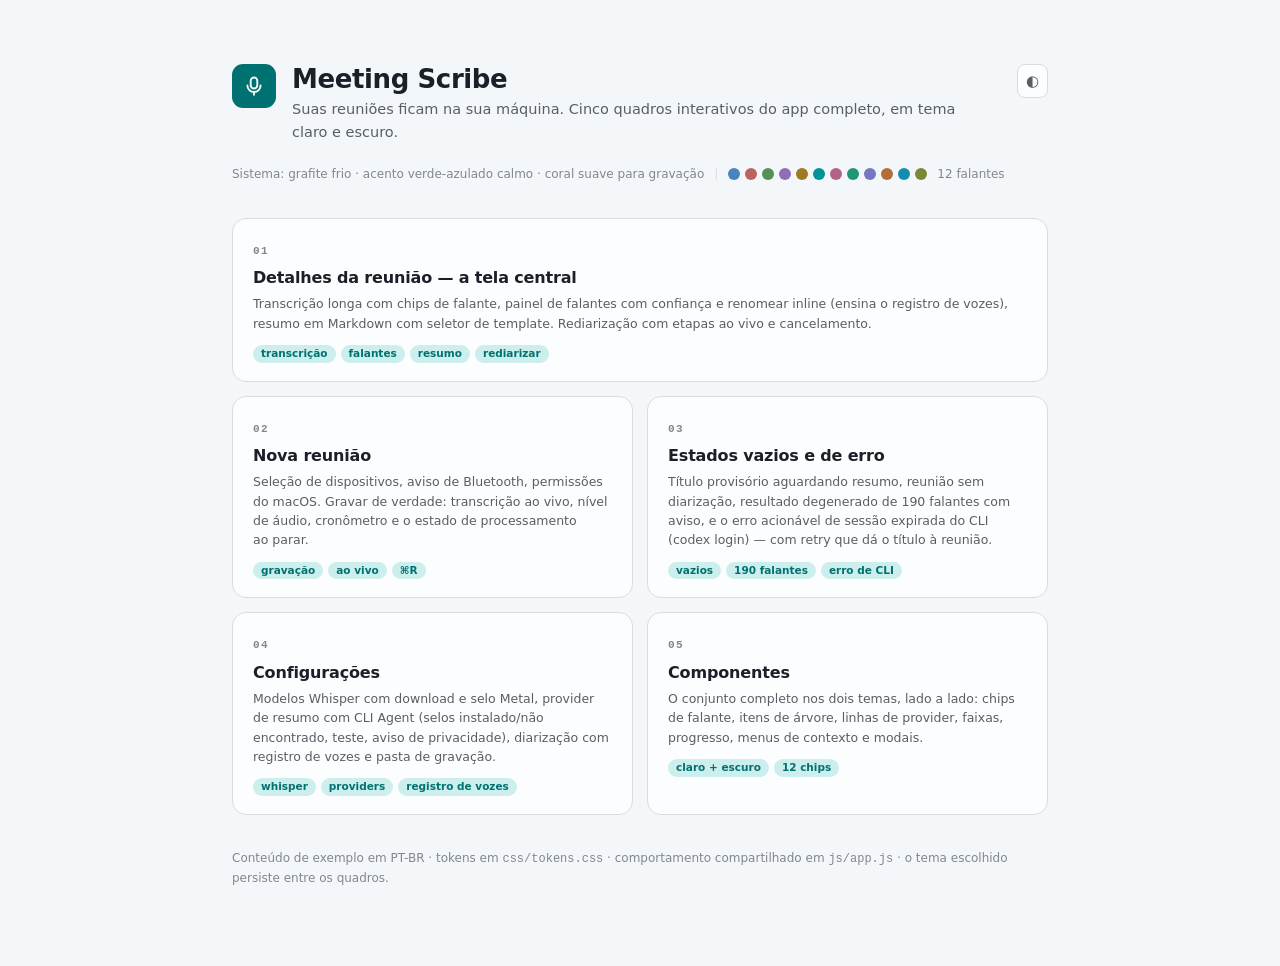
<file: docs/design/redesign-2026-07/index.html>
<!doctype html>
<html lang="pt-BR" data-theme="light">
<head>
<meta charset="utf-8"/>
<meta name="viewport" content="width=device-width, initial-scale=1"/>
<title>Meeting Scribe — HyperFrames</title>
<style>
  :root {
    --font-ui: -apple-system, BlinkMacSystemFont, "SF Pro Text", "Segoe UI", system-ui, sans-serif;
    --font-display: -apple-system, BlinkMacSystemFont, "SF Pro Display", system-ui, sans-serif;
    --font-mono: ui-monospace, "SF Mono", Menlo, monospace;
  }
  [data-theme="light"] {
    color-scheme: light;
    --bg: oklch(97.4% 0.004 250);
    --surface: oklch(99.2% 0.002 250);
    --fg: oklch(24% 0.016 262);
    --muted: oklch(48% 0.015 262);
    --faint: oklch(62% 0.012 262);
    --border: oklch(89.5% 0.007 255);
    --accent: oklch(49% 0.095 195);
    --accent-soft: oklch(92.5% 0.035 195);
    --rec: oklch(57% 0.14 27);
  }
  [data-theme="dark"] {
    color-scheme: dark;
    --bg: oklch(20% 0.012 262);
    --surface: oklch(23.5% 0.012 262);
    --fg: oklch(92.5% 0.006 255);
    --muted: oklch(69% 0.012 258);
    --faint: oklch(54% 0.012 258);
    --border: oklch(31% 0.012 260);
    --accent: oklch(76% 0.09 190);
    --accent-soft: oklch(32% 0.045 195);
    --rec: oklch(71% 0.14 27);
  }
  * { box-sizing: border-box; margin: 0; padding: 0; }
  body {
    font: 14px/1.55 var(--font-ui);
    background: var(--bg);
    color: var(--fg);
    -webkit-font-smoothing: antialiased;
    min-height: 100vh;
  }
  .wrap { max-width: 880px; margin: 0 auto; padding: 64px 32px 80px; }

  .mast { display: flex; align-items: flex-start; gap: 16px; margin-bottom: 8px; }
  .mast .mark {
    width: 44px; height: 44px; flex: none;
    border-radius: 11px;
    background: var(--accent);
    display: grid; place-items: center;
    color: var(--bg);
  }
  h1 { font: 650 26px/1.2 var(--font-display); letter-spacing: -0.015em; }
  .promise { color: var(--muted); font-size: 14.5px; margin-top: 3px; }
  .mast .grow { flex: 1; }
  .theme-btn {
    border: 1px solid var(--border); background: var(--surface); color: var(--muted);
    width: 34px; height: 34px; border-radius: 8px; cursor: pointer;
    display: grid; place-items: center; font-size: 15px;
  }

  .sys {
    display: flex; align-items: center; gap: 10px; flex-wrap: wrap;
    margin: 22px 0 34px;
    font-size: 12px; color: var(--faint);
  }
  .sys .dots { display: flex; gap: 5px; }
  .sys .dots i { width: 12px; height: 12px; border-radius: 50%; }
  .sys .sep { color: var(--border); }

  .frames { display: grid; grid-template-columns: 1fr 1fr; gap: 14px; }
  .frame {
    display: block;
    background: var(--surface);
    border: 1px solid var(--border);
    border-radius: 14px;
    padding: 20px 20px 18px;
    text-decoration: none;
    color: inherit;
    transition: border-color 0.15s, translate 0.15s;
  }
  .frame:hover { border-color: var(--accent); translate: 0 -2px; }
  .frame .num {
    font: 600 11px/1 var(--font-mono);
    color: var(--faint);
    letter-spacing: 0.12em;
  }
  .frame h2 { font: 640 16px/1.3 var(--font-display); margin: 8px 0 5px; letter-spacing: -0.01em; }
  .frame p { font-size: 12.5px; color: var(--muted); text-wrap: pretty; }
  .frame .tags { display: flex; flex-wrap: wrap; gap: 5px; margin-top: 12px; }
  .frame .tag {
    font: 600 10.5px/1.5 var(--font-ui);
    padding: 1px 8px;
    border-radius: 99px;
    background: var(--accent-soft);
    color: var(--accent);
  }
  .frame.wide { grid-column: 1 / -1; }
  .foot { margin-top: 34px; font-size: 12px; color: var(--faint); }
  .foot .mono { font-family: var(--font-mono); }
  @media (max-width: 680px) { .frames { grid-template-columns: 1fr; } }
</style>
</head>
<body data-theme="light">
<div class="wrap">
  <div class="mast">
    <div class="mark">
      <svg width="22" height="22" viewBox="0 0 16 16" fill="none"><rect x="5.6" y="1.8" width="4.8" height="8" rx="2.4" stroke="currentColor" stroke-width="1.4"/><path d="M3.2 7.6a4.8 4.8 0 009.6 0M8 12.4v2" stroke="currentColor" stroke-width="1.4" stroke-linecap="round"/></svg>
    </div>
    <div>
      <h1>Meeting Scribe</h1>
      <p class="promise">Suas reuniões ficam na sua máquina. Cinco quadros interativos do app completo, em tema claro e escuro.</p>
    </div>
    <div class="grow"></div>
    <button class="theme-btn" id="themeBtn" title="Alternar tema">◐</button>
  </div>

  <div class="sys">
    <span>Sistema: grafite frio · acento verde-azulado calmo · coral suave para gravação</span>
    <span class="sep">|</span>
    <span class="dots" title="12 cores estáveis de falante">
      <i style="background:oklch(60% 0.11 250)"></i><i style="background:oklch(60% 0.11 25)"></i><i style="background:oklch(60% 0.11 145)"></i><i style="background:oklch(60% 0.11 305)"></i><i style="background:oklch(60% 0.11 85)"></i><i style="background:oklch(60% 0.11 200)"></i><i style="background:oklch(60% 0.11 350)"></i><i style="background:oklch(60% 0.11 170)"></i><i style="background:oklch(60% 0.11 280)"></i><i style="background:oklch(60% 0.11 55)"></i><i style="background:oklch(60% 0.11 225)"></i><i style="background:oklch(60% 0.11 120)"></i>
    </span>
    <span>12 falantes</span>
  </div>

  <div class="frames">
    <a class="frame wide" href="meeting.html">
      <span class="num">01</span>
      <h2>Detalhes da reunião — a tela central</h2>
      <p>Transcrição longa com chips de falante, painel de falantes com confiança e renomear inline (ensina o registro de vozes), resumo em Markdown com seletor de template. Rediarização com etapas ao vivo e cancelamento.</p>
      <div class="tags"><span class="tag">transcrição</span><span class="tag">falantes</span><span class="tag">resumo</span><span class="tag">rediarizar</span></div>
    </a>

    <a class="frame" href="recording.html">
      <span class="num">02</span>
      <h2>Nova reunião</h2>
      <p>Seleção de dispositivos, aviso de Bluetooth, permissões do macOS. Gravar de verdade: transcrição ao vivo, nível de áudio, cronômetro e o estado de processamento ao parar.</p>
      <div class="tags"><span class="tag">gravação</span><span class="tag">ao vivo</span><span class="tag">⌘R</span></div>
    </a>

    <a class="frame" href="meeting-empty.html">
      <span class="num">03</span>
      <h2>Estados vazios e de erro</h2>
      <p>Título provisório aguardando resumo, reunião sem diarização, resultado degenerado de 190 falantes com aviso, e o erro acionável de sessão expirada do CLI (codex login) — com retry que dá o título à reunião.</p>
      <div class="tags"><span class="tag">vazios</span><span class="tag">190 falantes</span><span class="tag">erro de CLI</span></div>
    </a>

    <a class="frame" href="settings.html">
      <span class="num">04</span>
      <h2>Configurações</h2>
      <p>Modelos Whisper com download e selo Metal, provider de resumo com CLI Agent (selos instalado/não encontrado, teste, aviso de privacidade), diarização com registro de vozes e pasta de gravação.</p>
      <div class="tags"><span class="tag">whisper</span><span class="tag">providers</span><span class="tag">registro de vozes</span></div>
    </a>

    <a class="frame" href="components.html">
      <span class="num">05</span>
      <h2>Componentes</h2>
      <p>O conjunto completo nos dois temas, lado a lado: chips de falante, itens de árvore, linhas de provider, faixas, progresso, menus de contexto e modais.</p>
      <div class="tags"><span class="tag">claro + escuro</span><span class="tag">12 chips</span></div>
    </a>
  </div>

  <p class="foot">Conteúdo de exemplo em PT-BR · tokens em <span class="mono">css/tokens.css</span> · comportamento compartilhado em <span class="mono">js/app.js</span> · o tema escolhido persiste entre os quadros.</p>
</div>

<script>
  (function () {
    const KEY = 'ms-theme';
    let t = 'light';
    try { t = localStorage.getItem(KEY) || 'light'; } catch (_) {}
    function apply(x) {
      document.documentElement.setAttribute('data-theme', x);
      document.body.setAttribute('data-theme', x);
      try { localStorage.setItem(KEY, x); } catch (_) {}
    }
    apply(t);
    document.getElementById('themeBtn').addEventListener('click', () => {
      apply(document.body.getAttribute('data-theme') === 'dark' ? 'light' : 'dark');
    });
  })();
</script>
</body>
</html>
</file>
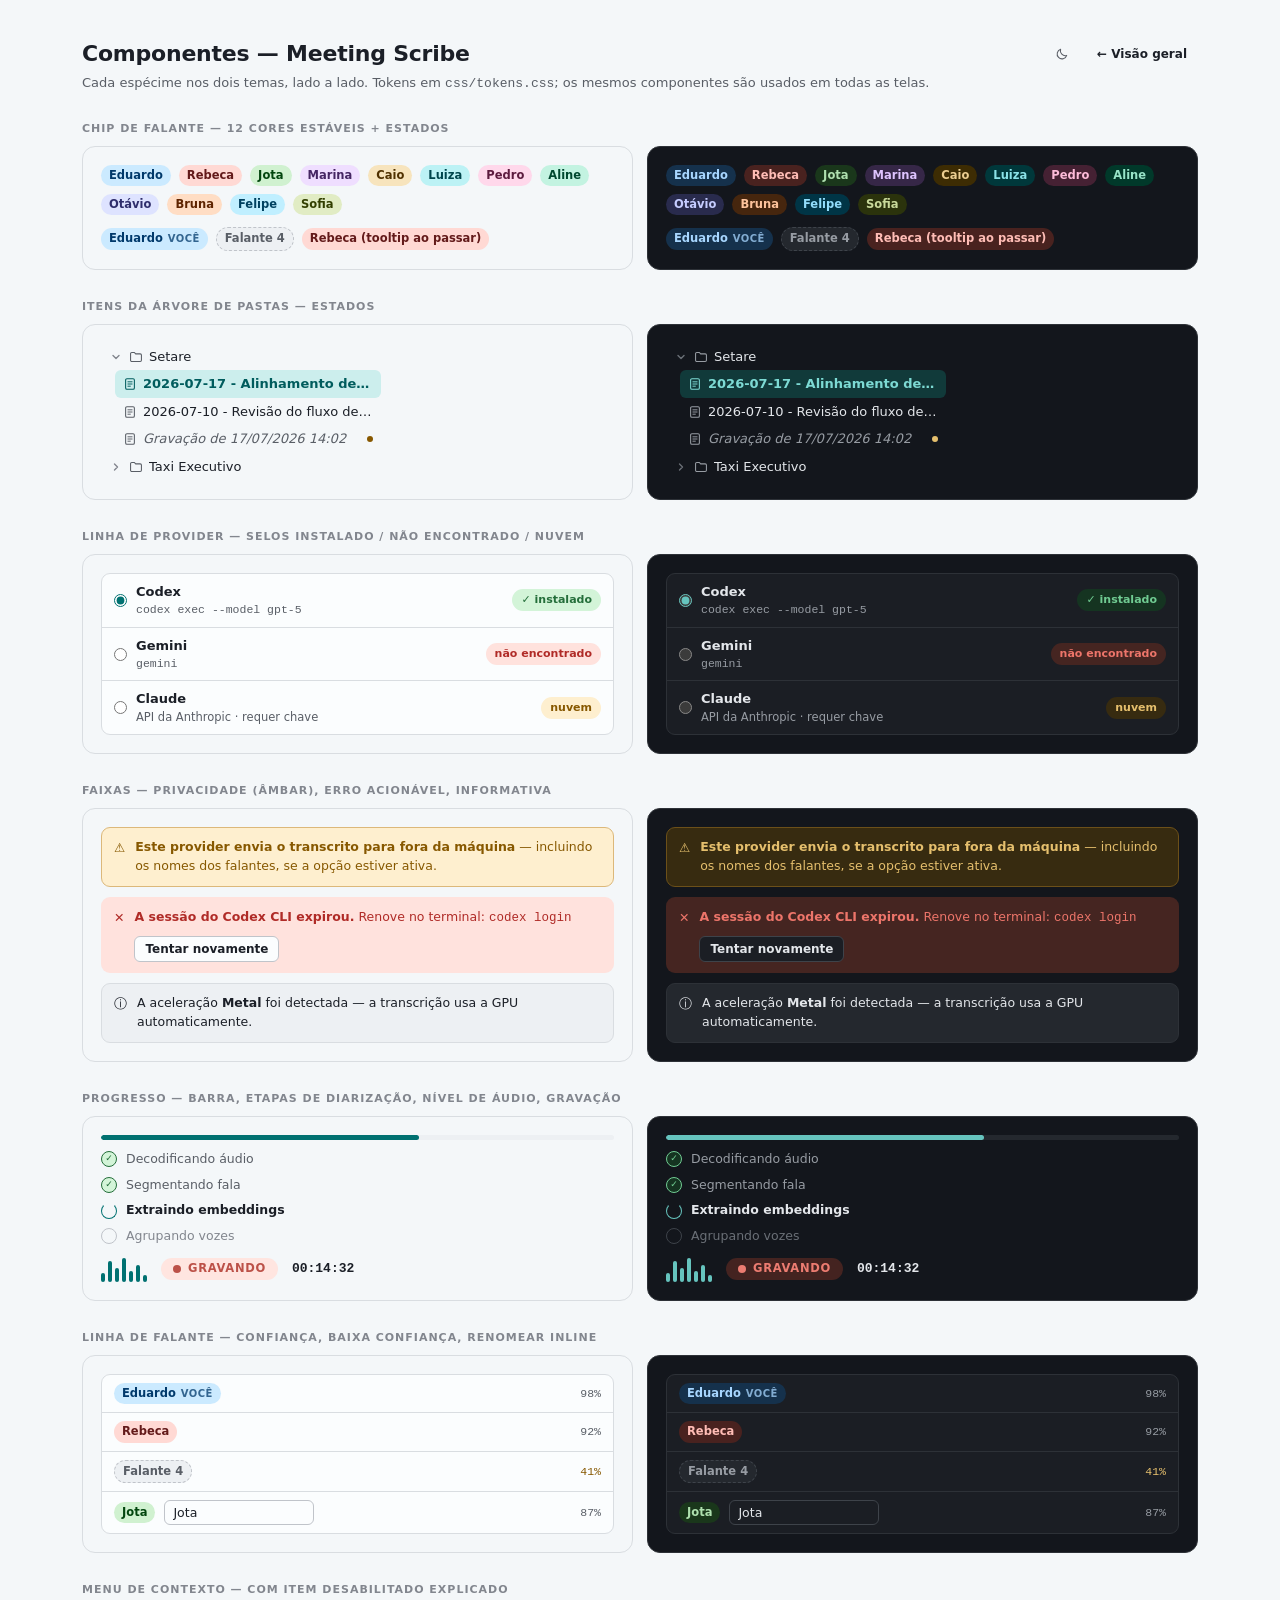
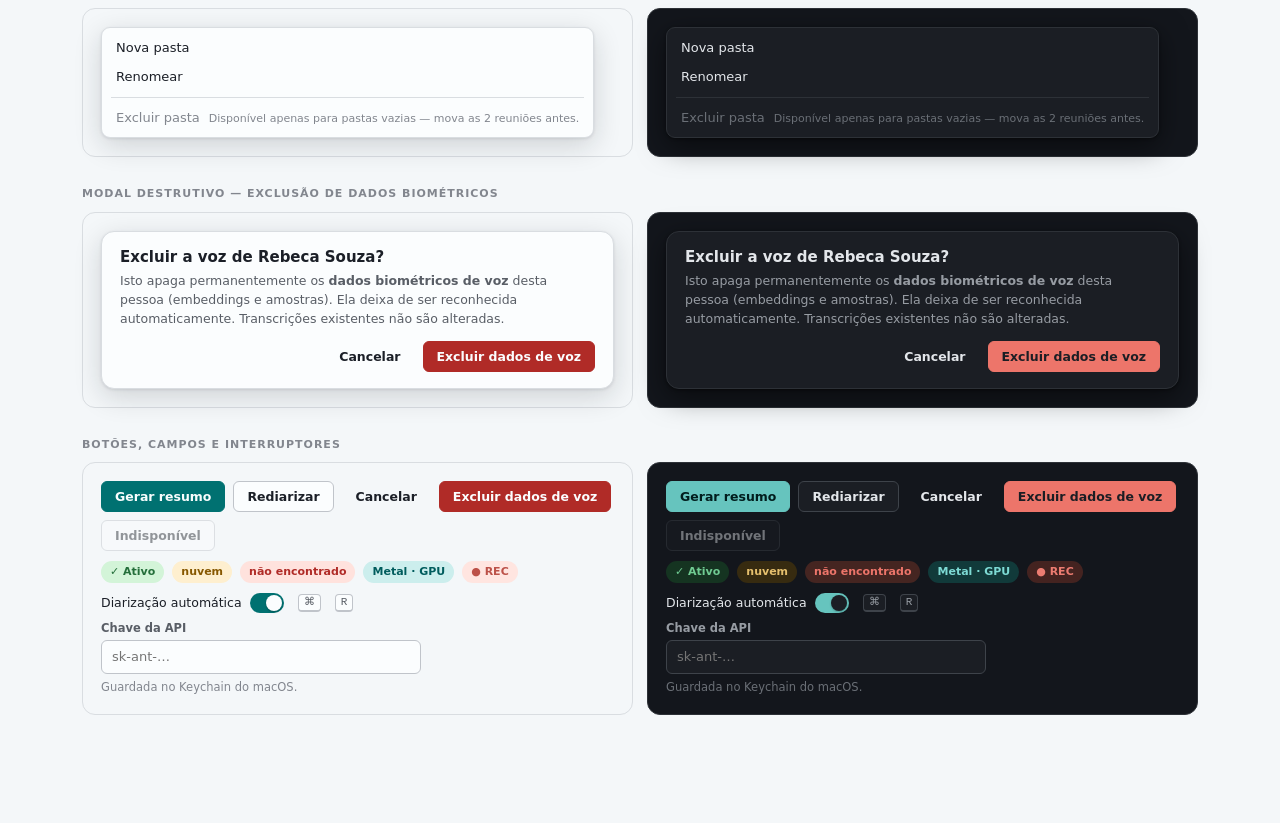
<file: docs/design/redesign-2026-07/components.html>
<!doctype html>
<html lang="pt-BR" data-theme="light">
<head>
<meta charset="utf-8"/>
<meta name="viewport" content="width=device-width, initial-scale=1"/>
<title>Meeting Scribe — Componentes</title>
<link rel="stylesheet" href="css/tokens.css"/>
<link rel="stylesheet" href="css/app.css"/>
<style>
  body { overflow: auto; }
  .sheet {
    max-width: 1180px;
    margin: 0 auto;
    padding: 40px 32px 80px;
  }
  .sheet > header { margin-bottom: 28px; }
  .sheet h1 { font: 650 22px/1.25 var(--font-display); letter-spacing: -0.01em; }
  .sheet .lede { color: var(--muted); font-size: 13px; margin-top: 5px; }

  .comp { margin-bottom: 30px; }
  .comp > h2 {
    font: 650 11px/1.3 var(--font-ui);
    letter-spacing: 0.09em; text-transform: uppercase;
    color: var(--faint);
    margin-bottom: 10px;
  }
  .duo { display: grid; grid-template-columns: 1fr 1fr; gap: 14px; }
  .scope {
    background: var(--bg);
    color: var(--fg);
    border: 1px solid var(--border);
    border-radius: var(--r-l);
    padding: 18px;
    font: 13px/1.5 var(--font-ui);
  }
  .scope[data-theme="dark"] { color-scheme: dark; }
  .wrap-row { display: flex; flex-wrap: wrap; gap: 8px; align-items: center; }
  .stack { display: flex; flex-direction: column; gap: 10px; }

  .fake-tree { max-width: 280px; }
  .demo-panel { background: var(--surface); border: 1px solid var(--border); border-radius: var(--r-m); }
  .spk-row { display: flex; align-items: center; gap: 9px; padding: 8px 12px; }
  .spk-row + .spk-row { border-top: 1px solid var(--border); }
  .spk-row .conf { margin-left: auto; font: 11.5px/1 var(--font-mono); color: var(--muted); }
  .spk-row .conf.low { color: var(--warn); }

  .ctx.static { position: static; display: inline-block; }
  .modal.static { width: 100%; box-shadow: var(--shadow-menu); }
</style>
</head>
<body data-theme="light">
<div class="sheet">
  <header>
    <div style="display:flex;align-items:center;gap:10px">
      <h1>Componentes — Meeting Scribe</h1>
      <span style="flex:1"></span>
      <button class="icon-btn js-theme" data-tip="Tema da página"></button>
      <a class="btn small ghost" href="index.html">← Visão geral</a>
    </div>
    <p class="lede">Cada espécime nos dois temas, lado a lado. Tokens em <span class="mono">css/tokens.css</span>; os mesmos componentes são usados em todas as telas.</p>
  </header>

  <!-- ============ speaker chips ============ -->
  <div class="comp">
    <h2>Chip de falante — 12 cores estáveis + estados</h2>
    <div class="duo">
      <div class="scope" data-theme="light">
        <div class="wrap-row" id="chips-l"></div>
        <div class="wrap-row" style="margin-top:12px">
          <span class="spk" data-c="1">Eduardo<span class="you">VOCÊ</span></span>
          <span class="spk unknown">Falante 4</span>
          <span class="spk" data-c="2" data-tip="Correspondência de voz: 92%&#10;12 amostras no registro">Rebeca (tooltip ao passar)</span>
        </div>
      </div>
      <div class="scope" data-theme="dark">
        <div class="wrap-row" id="chips-d"></div>
        <div class="wrap-row" style="margin-top:12px">
          <span class="spk" data-c="1">Eduardo<span class="you">VOCÊ</span></span>
          <span class="spk unknown">Falante 4</span>
          <span class="spk" data-c="2" data-tip="Correspondência de voz: 92%&#10;12 amostras no registro">Rebeca (tooltip ao passar)</span>
        </div>
      </div>
    </div>
  </div>

  <!-- ============ folder tree items ============ -->
  <div class="comp">
    <h2>Itens da árvore de pastas — estados</h2>
    <div class="duo">
      <div class="scope" data-theme="light"><div class="fake-tree" id="tree-l"></div></div>
      <div class="scope" data-theme="dark"><div class="fake-tree" id="tree-d"></div></div>
    </div>
  </div>

  <!-- ============ provider row ============ -->
  <div class="comp">
    <h2>Linha de provider — selos instalado / não encontrado / nuvem</h2>
    <div class="duo">
      <div class="scope" data-theme="light"><div id="prov-l"></div></div>
      <div class="scope" data-theme="dark"><div id="prov-d"></div></div>
    </div>
  </div>

  <!-- ============ privacy banner ============ -->
  <div class="comp">
    <h2>Faixas — privacidade (âmbar), erro acionável, informativa</h2>
    <div class="duo">
      <div class="scope" data-theme="light"><div class="stack" id="ban-l"></div></div>
      <div class="scope" data-theme="dark"><div class="stack" id="ban-d"></div></div>
    </div>
  </div>

  <!-- ============ progress ============ -->
  <div class="comp">
    <h2>Progresso — barra, etapas de diarização, nível de áudio, gravação</h2>
    <div class="duo">
      <div class="scope" data-theme="light"><div class="stack" id="prog-l"></div></div>
      <div class="scope" data-theme="dark"><div class="stack" id="prog-d"></div></div>
    </div>
  </div>

  <!-- ============ speakers rows ============ -->
  <div class="comp">
    <h2>Linha de falante — confiança, baixa confiança, renomear inline</h2>
    <div class="duo">
      <div class="scope" data-theme="light"><div class="demo-panel" id="srow-l"></div></div>
      <div class="scope" data-theme="dark"><div class="demo-panel" id="srow-d"></div></div>
    </div>
  </div>

  <!-- ============ context menu ============ -->
  <div class="comp">
    <h2>Menu de contexto — com item desabilitado explicado</h2>
    <div class="duo">
      <div class="scope" data-theme="light"><div id="ctx-l"></div></div>
      <div class="scope" data-theme="dark"><div id="ctx-d"></div></div>
    </div>
  </div>

  <!-- ============ modal ============ -->
  <div class="comp">
    <h2>Modal destrutivo — exclusão de dados biométricos</h2>
    <div class="duo">
      <div class="scope" data-theme="light"><div id="mod-l"></div></div>
      <div class="scope" data-theme="dark"><div id="mod-d"></div></div>
    </div>
  </div>

  <!-- ============ buttons & inputs ============ -->
  <div class="comp">
    <h2>Botões, campos e interruptores</h2>
    <div class="duo">
      <div class="scope" data-theme="light"><div class="stack" id="ui-l"></div></div>
      <div class="scope" data-theme="dark"><div class="stack" id="ui-d"></div></div>
    </div>
  </div>

</div>

<script src="js/app.js"></script>
<script>
  // page theme toggle only (no sidebar on the spec sheet)
  (function () {
    const KEY = 'ms-theme';
    let t = 'light';
    try { t = localStorage.getItem(KEY) || 'light'; } catch (_) {}
    function apply(x) {
      document.documentElement.setAttribute('data-theme', x);
      document.body.setAttribute('data-theme', x);
      try { localStorage.setItem(KEY, x); } catch (_) {}
      document.querySelector('.js-theme').innerHTML = x === 'dark' ? MS.icons.sun : MS.icons.moon;
    }
    apply(t);
    document.querySelector('.js-theme').addEventListener('click', () => {
      apply(document.body.getAttribute('data-theme') === 'dark' ? 'light' : 'dark');
    });
  })();

  const NAMES = ['Eduardo', 'Rebeca', 'Jota', 'Marina', 'Caio', 'Luiza', 'Pedro', 'Aline', 'Otávio', 'Bruna', 'Felipe', 'Sofia'];

  function fill(id, html) {
    document.getElementById(id + '-l').innerHTML = html;
    document.getElementById(id + '-d').innerHTML = html;
  }

  fill('chips', NAMES.map((n, i) => '<span class="spk" data-c="' + (i + 1) + '">' + n + '</span>').join(''));

  fill('tree',
    '<div class="tree-group open"><button class="tree-item"><span class="chev">' + MS.icons.chev + '</span><span class="t-ico">' + MS.icons.folder + '</span><span class="t-name">Setare</span></button>' +
    '<div class="tree-children" style="display:block">' +
    '<a class="tree-item active" href="#"><span class="t-ico">' + MS.icons.doc + '</span><span class="t-name">2026-07-17 - Alinhamento de arquitetura de providers</span></a>' +
    '<a class="tree-item" href="#"><span class="t-ico">' + MS.icons.doc + '</span><span class="t-name">2026-07-10 - Revisão do fluxo de OTP</span></a>' +
    '<a class="tree-item" href="#"><span class="t-ico">' + MS.icons.doc + '</span><span class="t-name placeholder">Gravação de 17/07/2026 14:02</span><span class="pending-dot" data-tip="Aguardando primeiro resumo"></span></a>' +
    '</div></div>' +
    '<div class="tree-group"><button class="tree-item"><span class="chev">' + MS.icons.chev + '</span><span class="t-ico">' + MS.icons.folder + '</span><span class="t-name">Taxi Executivo</span></button></div>');

  fill('prov',
    '<div class="demo-panel">' +
    '<div class="spk-row"><input type="radio" checked style="accent-color:var(--accent)"/><div style="flex:1"><b style="font-size:13px">Codex</b><div class="mono" style="font-size:11.5px;color:var(--muted)">codex exec --model gpt-5</div></div><span class="badge ok">✓ instalado</span></div>' +
    '<div class="spk-row"><input type="radio" style="accent-color:var(--accent)"/><div style="flex:1"><b style="font-size:13px">Gemini</b><div class="mono" style="font-size:11.5px;color:var(--muted)">gemini</div></div><span class="badge danger">não encontrado</span></div>' +
    '<div class="spk-row"><input type="radio" style="accent-color:var(--accent)"/><div style="flex:1"><b style="font-size:13px">Claude</b><div style="font-size:11.5px;color:var(--muted)">API da Anthropic · requer chave</div></div><span class="badge warn">nuvem</span></div>' +
    '</div>');

  fill('ban',
    '<div class="banner warn"><span class="b-ico">⚠</span><div class="b-body"><strong>Este provider envia o transcrito para fora da máquina</strong> — incluindo os nomes dos falantes, se a opção estiver ativa.</div></div>' +
    '<div class="banner danger"><span class="b-ico">✕</span><div class="b-body"><strong>A sessão do Codex CLI expirou.</strong> Renove no terminal: <span class="mono">codex login</span><div class="b-actions"><button class="btn small">Tentar novamente</button></div></div></div>' +
    '<div class="banner"><span class="b-ico">ⓘ</span><div class="b-body">A aceleração <strong>Metal</strong> foi detectada — a transcrição usa a GPU automaticamente.</div></div>');

  fill('prog',
    '<div class="progress"><i style="width:62%"></i></div>' +
    '<div class="stages">' +
    '<div class="stage done"><span class="s-ico">✓</span>Decodificando áudio</div>' +
    '<div class="stage done"><span class="s-ico">✓</span>Segmentando fala</div>' +
    '<div class="stage now"><span class="s-ico"></span>Extraindo embeddings</div>' +
    '<div class="stage"><span class="s-ico"></span>Agrupando vozes</div>' +
    '</div>' +
    '<div style="display:flex;align-items:center;gap:14px">' +
    '<div class="meter"><i style="height:35%"></i><i style="height:80%"></i><i style="height:55%"></i><i style="height:92%"></i><i style="height:40%"></i><i style="height:66%"></i><i style="height:28%"></i></div>' +
    '<span class="rec-pill"><span class="pulse"></span>GRAVANDO</span>' +
    '<span class="mono" style="font-weight:600">00:14:32</span>' +
    '</div>');

  fill('srow',
    '<div class="spk-row"><span class="spk" data-c="1">Eduardo<span class="you">VOCÊ</span></span><span class="conf">98%</span></div>' +
    '<div class="spk-row"><span class="spk" data-c="2">Rebeca</span><span class="conf">92%</span></div>' +
    '<div class="spk-row"><span class="spk unknown">Falante 4</span><span class="conf low">41%</span></div>' +
    '<div class="spk-row"><span class="spk" data-c="3">Jota</span><input class="input" value="Jota" style="max-width:150px;padding:3px 8px;font-size:12.5px" aria-label="Renomear"/><span class="conf">87%</span></div>');

  fill('ctx',
    '<div class="ctx static">' +
    '<button>Nova pasta</button><button>Renomear</button><hr/>' +
    '<button disabled>Excluir pasta<span class="why">Disponível apenas para pastas vazias — mova as 2 reuniões antes.</span></button>' +
    '</div>');

  fill('mod',
    '<div class="modal static">' +
    '<div class="modal-head"><h3>Excluir a voz de Rebeca Souza?</h3>' +
    '<p>Isto apaga permanentemente os <strong>dados biométricos de voz</strong> desta pessoa (embeddings e amostras). Ela deixa de ser reconhecida automaticamente. Transcrições existentes não são alteradas.</p></div>' +
    '<div class="modal-foot"><button class="btn ghost">Cancelar</button><button class="btn danger">Excluir dados de voz</button></div>' +
    '</div>');

  fill('ui',
    '<div class="wrap-row"><button class="btn primary">Gerar resumo</button><button class="btn">Rediarizar</button><button class="btn ghost">Cancelar</button><button class="btn danger">Excluir dados de voz</button><button class="btn" disabled>Indisponível</button></div>' +
    '<div class="wrap-row"><span class="badge ok">✓ Ativo</span><span class="badge warn">nuvem</span><span class="badge danger">não encontrado</span><span class="badge accent">Metal · GPU</span><span class="badge rec">● REC</span></div>' +
    '<div class="wrap-row" style="gap:14px"><label style="display:flex;align-items:center;gap:8px;font-size:12.5px">Diarização automática <input type="checkbox" class="switch" checked/></label>' +
    '<span class="kbd">⌘</span><span class="kbd">R</span></div>' +
    '<div class="field" style="max-width:320px"><label>Chave da API</label><input class="input" type="password" placeholder="sk-ant-…"/><span class="hint">Guardada no Keychain do macOS.</span></div>');
</script>
</body>
</html>
</file>
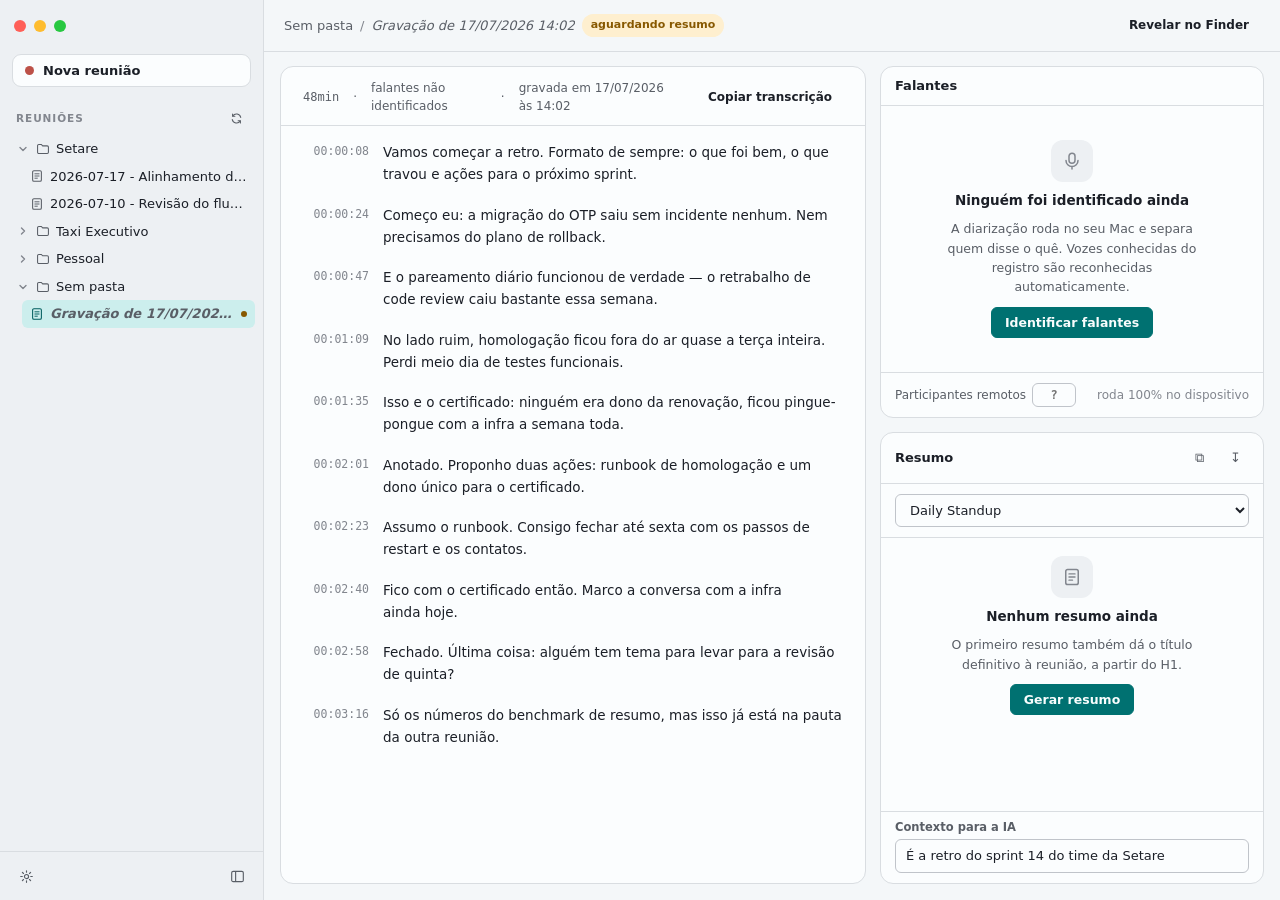
<file: docs/design/redesign-2026-07/meeting-empty.html>
<!doctype html>
<html lang="pt-BR" data-theme="light">
<head>
<meta charset="utf-8"/>
<meta name="viewport" content="width=device-width, initial-scale=1"/>
<title>Meeting Scribe — Gravação de 17/07/2026 14:02</title>
<link rel="stylesheet" href="css/tokens.css"/>
<link rel="stylesheet" href="css/app.css"/>
<style>
  .zones {
    flex: 1; min-height: 0;
    display: grid;
    grid-template-columns: minmax(0, 1fr) 384px;
    gap: 14px;
    padding: 14px 16px 16px;
  }
  .rail { display: flex; flex-direction: column; gap: 14px; min-height: 0; }

  .transcript-body { padding: 6px 22px 26px; }
  .t-meta {
    display: flex; gap: 14px; align-items: center;
    padding: 12px 22px 10px;
    font-size: 12px; color: var(--muted);
    border-bottom: 1px solid var(--border);
    flex: none;
  }

  #panel-speakers { flex: none; }
  .spk-list { max-height: 196px; overflow-y: auto; }
  .spk-row { display: flex; align-items: center; gap: 9px; padding: 7px 14px; }
  .spk-row + .spk-row { border-top: 1px solid var(--border); }
  .spk-row .name { flex: 1; font-weight: 600; font-size: 13px; }
  .spk-row .conf { font: 11.5px/1 var(--font-mono); color: var(--muted); }
  .spk-foot {
    display: flex; align-items: center; gap: 8px;
    padding: 10px 14px; border-top: 1px solid var(--border);
    font-size: 12px; color: var(--muted); flex: none;
  }
  .remote-hint { display: flex; align-items: center; gap: 6px; }
  .remote-hint input {
    width: 44px; text-align: center; padding: 4px;
    border: 1px solid var(--border-strong); border-radius: var(--r-s);
    background: var(--surface); color: var(--fg);
    font: 600 12px/1 var(--font-mono);
  }
  .remote-hint input.attention { outline: 2px solid var(--warn); outline-offset: 1px; }

  .diar-progress { padding: 14px; display: none; flex-direction: column; gap: 12px; }
  .diar-progress.on { display: flex; }
  .pad-banner { padding: 10px 12px 0; }

  #panel-summary { flex: 1; min-height: 240px; }
  .sum-toolbar { display: flex; align-items: center; gap: 8px; flex: none; padding: 10px 14px; border-bottom: 1px solid var(--border); }
  .sum-toolbar select { flex: 1; }
  .sum-body { padding: 16px 18px 22px; }
  .ctx-field { padding: 10px 14px; border-top: 1px solid var(--border); flex: none; }
  .sum-state { padding: 18px; display: none; }
  .sum-state.on { display: block; }
  .sum-state.on.empty { display: flex; }
  .code-hint {
    display: inline-flex; align-items: center; gap: 8px;
    margin-top: 8px;
    padding: 6px 10px;
    border-radius: var(--r-s);
    background: var(--surface-2);
    font: 12px/1.4 var(--font-mono);
    color: var(--fg);
    border: 1px solid var(--border);
  }
</style>
</head>
<body data-theme="light">
<div class="app">
  <aside class="sidebar" id="sidebar"></aside>
  <main class="main">
    <header class="header">
      <button class="icon-btn js-show-sidebar" data-tip="Mostrar barra lateral" style="display:none" id="showSb"></button>
      <div class="crumbs">
        <span>Sem pasta</span><span class="sep">/</span>
        <span class="here" id="hdrTitle" style="font-style:italic;font-weight:500;color:var(--muted)">Gravação de 17/07/2026 14:02</span>
        <span class="badge warn" id="hdrPending" data-tip="O título definitivo vem do H1 do primeiro resumo">aguardando resumo</span>
      </div>
      <div class="grow"></div>
      <button class="btn small ghost">Revelar no Finder</button>
    </header>

    <div class="zones">

      <!-- transcript: transcribed, not diarized -->
      <section class="panel" aria-label="Transcrição">
        <div class="t-meta">
          <span class="mono">48min</span>
          <span>·</span><span id="metaSpk">falantes não identificados</span>
          <span>·</span><span>gravada em 17/07/2026 às 14:02</span>
          <span style="flex:1"></span>
          <button class="btn small ghost">Copiar transcrição</button>
        </div>
        <div class="panel-body transcript-body" id="transcript"></div>
      </section>

      <div class="rail">

        <!-- speakers: empty → progress → degenerate -->
        <section class="panel" id="panel-speakers" aria-label="Falantes">
          <div class="panel-head">
            <h2>Falantes</h2>
            <button class="btn small primary" id="btnDiar" style="display:none">Rediarizar</button>
          </div>

          <div class="pad-banner" id="degWrap" style="display:none">
            <div class="banner warn">
              <span class="b-ico">⚠</span>
              <div class="b-body">
                <strong>190 falantes detectados — resultado improvável.</strong><br/>
                Vozes vindas do áudio do sistema chegam numa faixa única e podem fragmentar o
                agrupamento. Informe quantos <strong>participantes remotos</strong> havia na chamada
                e rediarize.
                <div class="b-actions">
                  <button class="btn small" id="fixHint">Informar participantes</button>
                </div>
              </div>
            </div>
          </div>

          <div class="empty" id="spkEmpty">
            <span class="e-ico">
              <svg width="20" height="20" viewBox="0 0 16 16" fill="none"><rect x="5.6" y="1.8" width="4.8" height="8" rx="2.4" stroke="currentColor" stroke-width="1.2"/><path d="M3.2 7.6a4.8 4.8 0 009.6 0M8 12.4v2" stroke="currentColor" stroke-width="1.2" stroke-linecap="round"/></svg>
            </span>
            <h3>Ninguém foi identificado ainda</h3>
            <p>A diarização roda no seu Mac e separa quem disse o quê. Vozes conhecidas do registro são reconhecidas automaticamente.</p>
            <button class="btn primary" id="btnDiarFirst">Identificar falantes</button>
          </div>

          <div class="spk-list" id="spkList" style="display:none"></div>

          <div class="spk-foot">
            <span class="remote-hint">Participantes remotos
              <input id="remoteN" type="text" inputmode="numeric" value=""
                placeholder="?" data-tip="Quantas pessoas estavam do outro&#10;lado da chamada (áudio do sistema)"/>
            </span>
            <span style="flex:1"></span>
            <span class="faint">roda 100% no dispositivo</span>
          </div>

          <div class="diar-progress" id="diarProg">
            <div class="stages" id="diarStages"></div>
            <div class="progress"><i id="diarBar" style="width:0%"></i></div>
            <div style="display:flex;justify-content:flex-end">
              <button class="btn small ghost" id="diarCancel">Cancelar</button>
            </div>
          </div>
        </section>

        <!-- summary: empty → generating → CLI error → success -->
        <section class="panel" id="panel-summary" aria-label="Resumo">
          <div class="panel-head">
            <h2>Resumo</h2>
            <button class="icon-btn" data-tip="Copiar como Markdown">⧉</button>
            <button class="icon-btn" data-tip="Exportar .md">↧</button>
          </div>
          <div class="sum-toolbar">
            <select class="input" id="tplSel">
              <option>Reunião padrão</option>
              <option selected>Daily Standup</option>
              <option>Decisões &amp; Ações (personalizado)</option>
            </select>
          </div>

          <div class="panel-body">
            <div class="sum-state on empty" id="sumEmpty">
              <span class="e-ico">
                <svg width="20" height="20" viewBox="0 0 16 16" fill="none"><rect x="3" y="2" width="10" height="12" rx="1.5" stroke="currentColor" stroke-width="1.2"/><path d="M5.6 5.5h4.8M5.6 8h4.8M5.6 10.5h2.8" stroke="currentColor" stroke-width="1.1" stroke-linecap="round"/></svg>
              </span>
              <h3>Nenhum resumo ainda</h3>
              <p>O primeiro resumo também dá o título definitivo à reunião, a partir do H1.</p>
              <button class="btn primary" id="btnGen">Gerar resumo</button>
            </div>

            <div class="sum-state" id="sumWorking">
              <div style="display:flex;align-items:center;gap:10px;color:var(--muted);font-size:12.5px">
                <span class="spinner"></span> <span id="workLabel">Gerando com CLI Agent (codex)…</span>
              </div>
              <div class="progress indeterminate" style="margin-top:12px"><i></i></div>
            </div>

            <div class="sum-state" id="sumError">
              <div class="banner danger">
                <span class="b-ico">✕</span>
                <div class="b-body">
                  <strong>A sessão do Codex CLI expirou.</strong><br/>
                  O provider CLI Agent depende do login da sua assinatura. Renove a sessão no terminal e tente de novo:
                  <div class="code-hint">$ codex login</div>
                  <div class="b-actions">
                    <button class="btn small" id="btnRetry">Tentar novamente</button>
                    <a class="btn small ghost" href="settings.html">Trocar provider</a>
                  </div>
                </div>
              </div>
            </div>

            <div class="sum-state sum-body" id="sumDone">
              <article class="md">
                <h1>Retro do sprint 14</h1>
                <div class="h1-meta">Gerado com CLI Agent (codex) · 17/07/2026 14:58 · título aplicado à reunião</div>
                <h2>O que foi bem</h2>
                <ul>
                  <li>Migração do fluxo de OTP entregue sem incidentes; rollback não foi necessário.</li>
                  <li>Pareamento diário reduziu o retrabalho de revisão pela metade.</li>
                </ul>
                <h2>O que travou</h2>
                <ul>
                  <li>Ambiente de homologação instável na terça atrasou os testes funcionais.</li>
                  <li>Dependência do time de infra para o certificado ficou sem dono claro.</li>
                </ul>
                <h2>Ações</h2>
                <div class="task"><input type="checkbox"/><span><span class="owner">Rebeca</span> — abrir runbook do ambiente de homologação até sexta.</span></div>
                <div class="task"><input type="checkbox"/><span><span class="owner">Jota</span> — assumir a renovação do certificado com a infra.</span></div>
              </article>
            </div>
          </div>

          <div class="ctx-field field">
            <label for="aiCtx">Contexto para a IA</label>
            <input class="input" id="aiCtx" value="É a retro do sprint 14 do time da Setare"/>
          </div>
        </section>

      </div>
    </div>
  </main>
</div>

<script src="js/app.js"></script>
<script>
  MS.init({ active: 'm-retro' });

  const showSb = document.getElementById('showSb');
  showSb.innerHTML = MS.icons.panel;
  new MutationObserver(() => {
    showSb.style.display = document.querySelector('.app').classList.contains('sidebar-hidden') ? '' : 'none';
  }).observe(document.querySelector('.app'), { attributes: true, attributeFilter: ['class'] });

  /* transcript without speakers */
  const SEG = [
    [8,   'Vamos começar a retro. Formato de sempre: o que foi bem, o que travou e ações para o próximo sprint.'],
    [24,  'Começo eu: a migração do OTP saiu sem incidente nenhum. Nem precisamos do plano de rollback.'],
    [47,  'E o pareamento diário funcionou de verdade — o retrabalho de code review caiu bastante essa semana.'],
    [69,  'No lado ruim, homologação ficou fora do ar quase a terça inteira. Perdi meio dia de testes funcionais.'],
    [95,  'Isso e o certificado: ninguém era dono da renovação, ficou pingue-pongue com a infra a semana toda.'],
    [121, 'Anotado. Proponho duas ações: runbook de homologação e um dono único para o certificado.'],
    [143, 'Assumo o runbook. Consigo fechar até sexta com os passos de restart e os contatos.'],
    [160, 'Fico com o certificado então. Marco a conversa com a infra ainda hoje.'],
    [178, 'Fechado. Última coisa: alguém tem tema para levar para a revisão de quinta?'],
    [196, 'Só os números do benchmark de resumo, mas isso já está na pauta da outra reunião.']
  ];
  function fmt(t) {
    const m = Math.floor(t / 60), s = t % 60;
    return '00:' + String(m).padStart(2, '0') + ':' + String(s).padStart(2, '0');
  }
  document.getElementById('transcript').innerHTML = SEG.map(([t, text]) =>
    '<div class="seg no-speaker"><span class="ts">' + fmt(t) + '</span><p class="s-text">' + text + '</p></div>'
  ).join('');

  /* ---------- diarization: empty → stages → degenerate (190) ---------- */
  const STAGES = ['Decodificando áudio', 'Segmentando fala', 'Extraindo embeddings', 'Agrupando vozes', 'Associando ao registro', 'Salvando'];
  let diarTimer = null;

  function paintStages(idx) {
    document.getElementById('diarStages').innerHTML = STAGES.map((s, i) =>
      '<div class="stage ' + (i < idx ? 'done' : i === idx ? 'now' : '') + '">' +
      '<span class="s-ico">✓</span>' + s + '</div>'
    ).join('');
    document.getElementById('diarBar').style.width = Math.round(idx / STAGES.length * 100) + '%';
  }

  function showProgress(on) {
    document.getElementById('diarProg').classList.toggle('on', on);
    document.getElementById('spkEmpty').style.display = on ? 'none' : '';
  }

  function degenerateResult() {
    // height-capped, scrollable — layout never breaks even with 190 rows
    const rows = [];
    for (let i = 1; i <= 190; i++) {
      rows.push('<div class="spk-row">' +
        '<span class="spk" data-c="' + ((i - 1) % 12 + 1) + '">Falante ' + i + '</span>' +
        '<span class="name"></span><span class="conf low">—</span></div>');
    }
    document.getElementById('spkList').innerHTML = rows.join('');
    document.getElementById('spkList').style.display = '';
    document.getElementById('spkEmpty').style.display = 'none';
    document.getElementById('degWrap').style.display = '';
    document.getElementById('btnDiar').style.display = '';
    document.getElementById('metaSpk').textContent = '190 falantes (?)';
  }

  function runDiar() {
    showProgress(true);
    document.getElementById('degWrap').style.display = 'none';
    document.getElementById('spkList').style.display = 'none';
    let i = 0;
    (function step() {
      if (i > STAGES.length) { showProgress(false); degenerateResult(); return; }
      paintStages(i); i++;
      diarTimer = setTimeout(step, i === 4 ? 1500 : 800);
    })();
  }

  document.getElementById('btnDiarFirst').addEventListener('click', runDiar);
  document.getElementById('btnDiar').addEventListener('click', runDiar);
  document.getElementById('diarCancel').addEventListener('click', () => {
    clearTimeout(diarTimer);
    showProgress(false);
    if (document.getElementById('spkList').innerHTML) {
      document.getElementById('spkList').style.display = '';
      document.getElementById('degWrap').style.display = '';
      document.getElementById('spkEmpty').style.display = 'none';
    }
  });
  document.getElementById('fixHint').addEventListener('click', () => {
    const inp = document.getElementById('remoteN');
    inp.classList.add('attention');
    inp.focus();
    setTimeout(() => inp.classList.remove('attention'), 2400);
  });

  /* ---------- summary: empty → generating → CLI error → retry → success ---------- */
  const SUM_STATES = ['sumEmpty', 'sumWorking', 'sumError', 'sumDone'];
  function sumGo(id) {
    SUM_STATES.forEach(s => document.getElementById(s).classList.toggle('on', s === id));
  }
  let attempt = 0;

  function generate() {
    attempt++;
    sumGo('sumWorking');
    setTimeout(() => {
      if (attempt === 1) {
        sumGo('sumError'); // first run: CLI session expired
      } else {
        sumGo('sumDone');
        // the summary's H1 becomes the meeting title
        const t = document.getElementById('hdrTitle');
        t.textContent = '2026-07-17 - Retro do sprint 14';
        t.style.fontStyle = 'normal'; t.style.fontWeight = '600'; t.style.color = 'var(--fg)';
        document.getElementById('hdrPending').remove();
        document.title = 'Meeting Scribe — Retro do sprint 14';
        const side = document.querySelector('.tree-item[data-id="m-retro"] .t-name');
        if (side) {
          side.textContent = '2026-07-17 - Retro do sprint 14';
          side.classList.remove('placeholder');
          const dot = side.parentElement.querySelector('.pending-dot');
          if (dot) dot.remove();
        }
      }
    }, 2600);
  }
  document.getElementById('btnGen').addEventListener('click', generate);
  document.getElementById('btnRetry').addEventListener('click', generate);
</script>
</body>
</html>
</file>
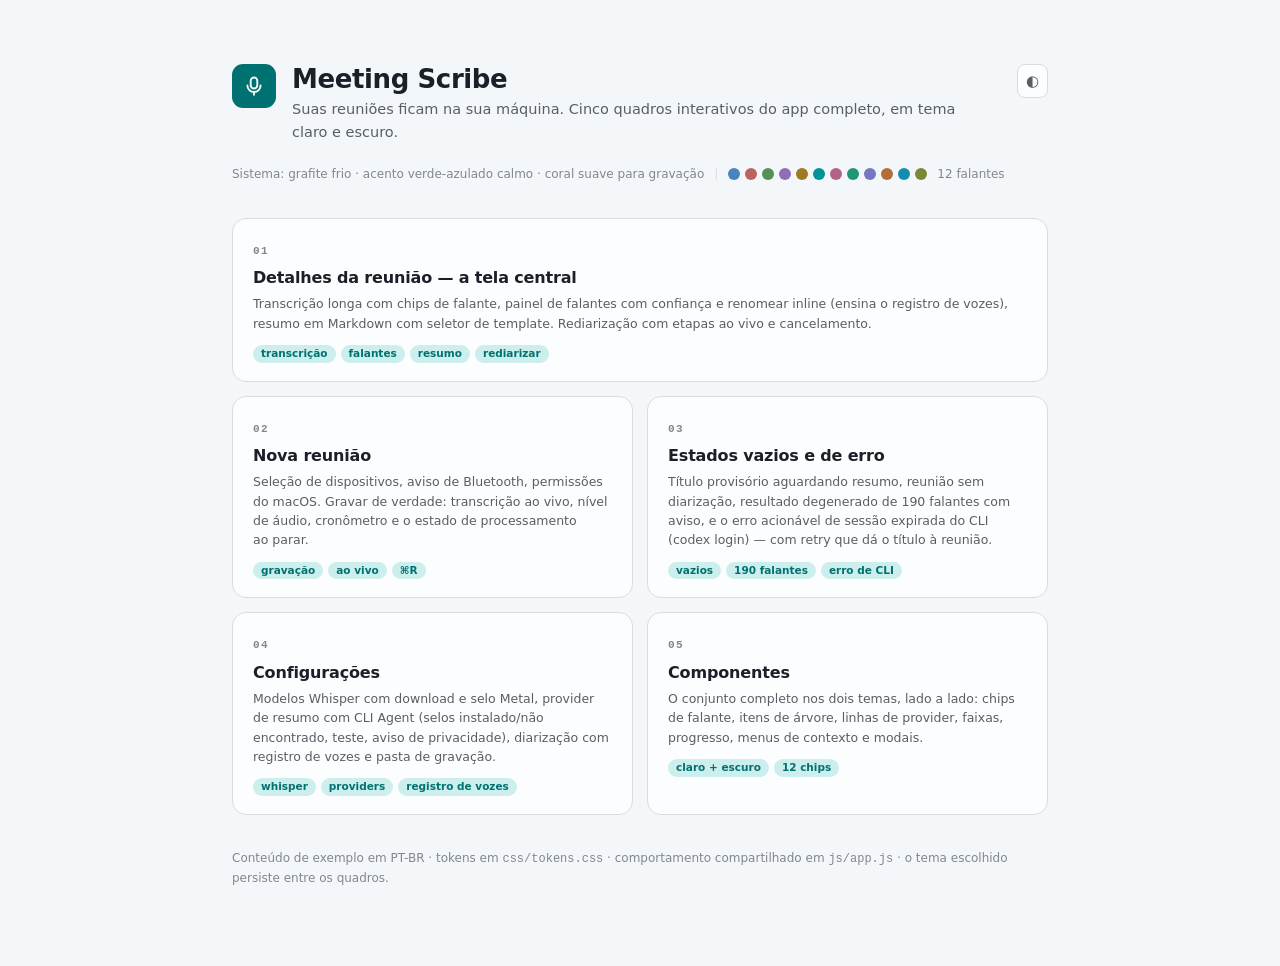
<file: docs/design/redesign-2026-07/meeting-scribe-hyperframes.html>
<!doctype html>
<html lang="pt-BR" data-theme="light">
<head>
<meta charset="utf-8"/>
<meta name="viewport" content="width=device-width, initial-scale=1"/>
<title>Meeting Scribe — HyperFrames</title>
<style>
  :root {
    --font-ui: -apple-system, BlinkMacSystemFont, "SF Pro Text", "Segoe UI", system-ui, sans-serif;
    --font-display: -apple-system, BlinkMacSystemFont, "SF Pro Display", system-ui, sans-serif;
    --font-mono: ui-monospace, "SF Mono", Menlo, monospace;
  }
  [data-theme="light"] {
    color-scheme: light;
    --bg: oklch(97.4% 0.004 250);
    --surface: oklch(99.2% 0.002 250);
    --fg: oklch(24% 0.016 262);
    --muted: oklch(48% 0.015 262);
    --faint: oklch(62% 0.012 262);
    --border: oklch(89.5% 0.007 255);
    --accent: oklch(49% 0.095 195);
    --accent-soft: oklch(92.5% 0.035 195);
    --rec: oklch(57% 0.14 27);
  }
  [data-theme="dark"] {
    color-scheme: dark;
    --bg: oklch(20% 0.012 262);
    --surface: oklch(23.5% 0.012 262);
    --fg: oklch(92.5% 0.006 255);
    --muted: oklch(69% 0.012 258);
    --faint: oklch(54% 0.012 258);
    --border: oklch(31% 0.012 260);
    --accent: oklch(76% 0.09 190);
    --accent-soft: oklch(32% 0.045 195);
    --rec: oklch(71% 0.14 27);
  }
  * { box-sizing: border-box; margin: 0; padding: 0; }
  body {
    font: 14px/1.55 var(--font-ui);
    background: var(--bg);
    color: var(--fg);
    -webkit-font-smoothing: antialiased;
    min-height: 100vh;
  }
  .wrap { max-width: 880px; margin: 0 auto; padding: 64px 32px 80px; }

  .mast { display: flex; align-items: flex-start; gap: 16px; margin-bottom: 8px; }
  .mast .mark {
    width: 44px; height: 44px; flex: none;
    border-radius: 11px;
    background: var(--accent);
    display: grid; place-items: center;
    color: var(--bg);
  }
  h1 { font: 650 26px/1.2 var(--font-display); letter-spacing: -0.015em; }
  .promise { color: var(--muted); font-size: 14.5px; margin-top: 3px; }
  .mast .grow { flex: 1; }
  .theme-btn {
    border: 1px solid var(--border); background: var(--surface); color: var(--muted);
    width: 34px; height: 34px; border-radius: 8px; cursor: pointer;
    display: grid; place-items: center; font-size: 15px;
  }

  .sys {
    display: flex; align-items: center; gap: 10px; flex-wrap: wrap;
    margin: 22px 0 34px;
    font-size: 12px; color: var(--faint);
  }
  .sys .dots { display: flex; gap: 5px; }
  .sys .dots i { width: 12px; height: 12px; border-radius: 50%; }
  .sys .sep { color: var(--border); }

  .frames { display: grid; grid-template-columns: 1fr 1fr; gap: 14px; }
  .frame {
    display: block;
    background: var(--surface);
    border: 1px solid var(--border);
    border-radius: 14px;
    padding: 20px 20px 18px;
    text-decoration: none;
    color: inherit;
    transition: border-color 0.15s, translate 0.15s;
  }
  .frame:hover { border-color: var(--accent); translate: 0 -2px; }
  .frame .num {
    font: 600 11px/1 var(--font-mono);
    color: var(--faint);
    letter-spacing: 0.12em;
  }
  .frame h2 { font: 640 16px/1.3 var(--font-display); margin: 8px 0 5px; letter-spacing: -0.01em; }
  .frame p { font-size: 12.5px; color: var(--muted); text-wrap: pretty; }
  .frame .tags { display: flex; flex-wrap: wrap; gap: 5px; margin-top: 12px; }
  .frame .tag {
    font: 600 10.5px/1.5 var(--font-ui);
    padding: 1px 8px;
    border-radius: 99px;
    background: var(--accent-soft);
    color: var(--accent);
  }
  .frame.wide { grid-column: 1 / -1; }
  .foot { margin-top: 34px; font-size: 12px; color: var(--faint); }
  .foot .mono { font-family: var(--font-mono); }
  @media (max-width: 680px) { .frames { grid-template-columns: 1fr; } }
</style>
</head>
<body data-theme="light">
<div class="wrap">
  <div class="mast">
    <div class="mark">
      <svg width="22" height="22" viewBox="0 0 16 16" fill="none"><rect x="5.6" y="1.8" width="4.8" height="8" rx="2.4" stroke="currentColor" stroke-width="1.4"/><path d="M3.2 7.6a4.8 4.8 0 009.6 0M8 12.4v2" stroke="currentColor" stroke-width="1.4" stroke-linecap="round"/></svg>
    </div>
    <div>
      <h1>Meeting Scribe</h1>
      <p class="promise">Suas reuniões ficam na sua máquina. Cinco quadros interativos do app completo, em tema claro e escuro.</p>
    </div>
    <div class="grow"></div>
    <button class="theme-btn" id="themeBtn" title="Alternar tema">◐</button>
  </div>

  <div class="sys">
    <span>Sistema: grafite frio · acento verde-azulado calmo · coral suave para gravação</span>
    <span class="sep">|</span>
    <span class="dots" title="12 cores estáveis de falante">
      <i style="background:oklch(60% 0.11 250)"></i><i style="background:oklch(60% 0.11 25)"></i><i style="background:oklch(60% 0.11 145)"></i><i style="background:oklch(60% 0.11 305)"></i><i style="background:oklch(60% 0.11 85)"></i><i style="background:oklch(60% 0.11 200)"></i><i style="background:oklch(60% 0.11 350)"></i><i style="background:oklch(60% 0.11 170)"></i><i style="background:oklch(60% 0.11 280)"></i><i style="background:oklch(60% 0.11 55)"></i><i style="background:oklch(60% 0.11 225)"></i><i style="background:oklch(60% 0.11 120)"></i>
    </span>
    <span>12 falantes</span>
  </div>

  <div class="frames">
    <a class="frame wide" href="meeting.html">
      <span class="num">01</span>
      <h2>Detalhes da reunião — a tela central</h2>
      <p>Transcrição longa com chips de falante, painel de falantes com confiança e renomear inline (ensina o registro de vozes), resumo em Markdown com seletor de template. Rediarização com etapas ao vivo e cancelamento.</p>
      <div class="tags"><span class="tag">transcrição</span><span class="tag">falantes</span><span class="tag">resumo</span><span class="tag">rediarizar</span></div>
    </a>

    <a class="frame" href="recording.html">
      <span class="num">02</span>
      <h2>Nova reunião</h2>
      <p>Seleção de dispositivos, aviso de Bluetooth, permissões do macOS. Gravar de verdade: transcrição ao vivo, nível de áudio, cronômetro e o estado de processamento ao parar.</p>
      <div class="tags"><span class="tag">gravação</span><span class="tag">ao vivo</span><span class="tag">⌘R</span></div>
    </a>

    <a class="frame" href="meeting-empty.html">
      <span class="num">03</span>
      <h2>Estados vazios e de erro</h2>
      <p>Título provisório aguardando resumo, reunião sem diarização, resultado degenerado de 190 falantes com aviso, e o erro acionável de sessão expirada do CLI (codex login) — com retry que dá o título à reunião.</p>
      <div class="tags"><span class="tag">vazios</span><span class="tag">190 falantes</span><span class="tag">erro de CLI</span></div>
    </a>

    <a class="frame" href="settings.html">
      <span class="num">04</span>
      <h2>Configurações</h2>
      <p>Modelos Whisper com download e selo Metal, provider de resumo com CLI Agent (selos instalado/não encontrado, teste, aviso de privacidade), diarização com registro de vozes e pasta de gravação.</p>
      <div class="tags"><span class="tag">whisper</span><span class="tag">providers</span><span class="tag">registro de vozes</span></div>
    </a>

    <a class="frame" href="components.html">
      <span class="num">05</span>
      <h2>Componentes</h2>
      <p>O conjunto completo nos dois temas, lado a lado: chips de falante, itens de árvore, linhas de provider, faixas, progresso, menus de contexto e modais.</p>
      <div class="tags"><span class="tag">claro + escuro</span><span class="tag">12 chips</span></div>
    </a>
  </div>

  <p class="foot">Conteúdo de exemplo em PT-BR · tokens em <span class="mono">css/tokens.css</span> · comportamento compartilhado em <span class="mono">js/app.js</span> · o tema escolhido persiste entre os quadros.</p>
</div>

<script>
  (function () {
    const KEY = 'ms-theme';
    let t = 'light';
    try { t = localStorage.getItem(KEY) || 'light'; } catch (_) {}
    function apply(x) {
      document.documentElement.setAttribute('data-theme', x);
      document.body.setAttribute('data-theme', x);
      try { localStorage.setItem(KEY, x); } catch (_) {}
    }
    apply(t);
    document.getElementById('themeBtn').addEventListener('click', () => {
      apply(document.body.getAttribute('data-theme') === 'dark' ? 'light' : 'dark');
    });
  })();
</script>
</body>
</html>
</file>
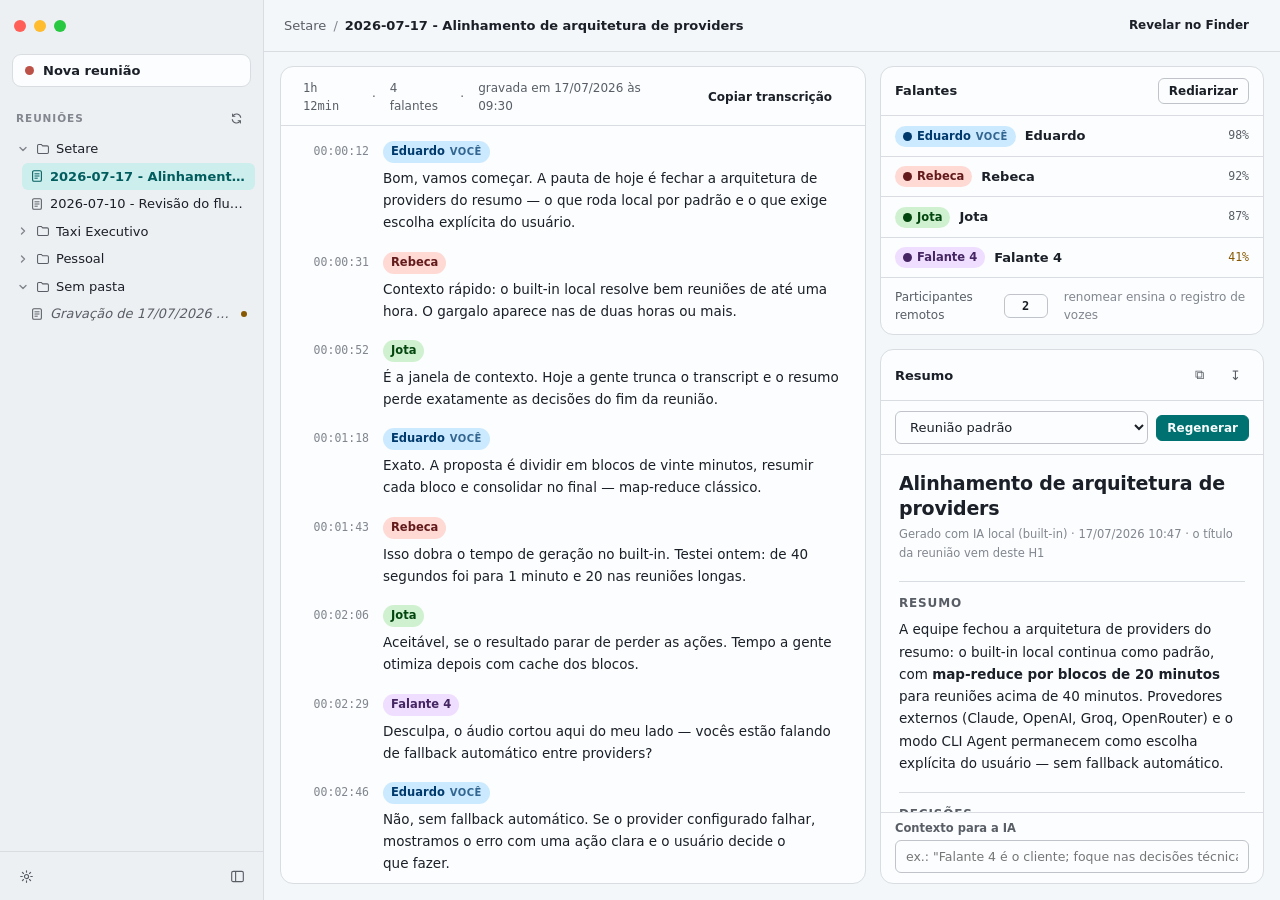
<file: docs/design/redesign-2026-07/meeting.html>
<!doctype html>
<html lang="pt-BR" data-theme="light">
<head>
<meta charset="utf-8"/>
<meta name="viewport" content="width=device-width, initial-scale=1"/>
<title>Meeting Scribe — Alinhamento de arquitetura de providers</title>
<link rel="stylesheet" href="css/tokens.css"/>
<link rel="stylesheet" href="css/app.css"/>
<style>
  .zones {
    flex: 1;
    min-height: 0;
    display: grid;
    grid-template-columns: minmax(0, 1fr) 384px;
    gap: 14px;
    padding: 14px 16px 16px;
  }
  .rail {
    display: flex;
    flex-direction: column;
    gap: 14px;
    min-height: 0;
  }

  /* transcript */
  .transcript-body { padding: 6px 22px 26px; }
  .t-meta {
    display: flex; gap: 14px; align-items: center;
    padding: 12px 22px 10px;
    font-size: 12px; color: var(--muted);
    border-bottom: 1px solid var(--border);
    flex: none;
  }

  /* speakers */
  #panel-speakers { flex: none; }
  .spk-list { max-height: 236px; overflow-y: auto; }
  .spk-row {
    display: flex; align-items: center; gap: 9px;
    padding: 8px 14px;
  }
  .spk-row + .spk-row { border-top: 1px solid var(--border); }
  .spk-row .name { flex: 1; min-width: 0; font-weight: 600; font-size: 13px; }
  .spk-row .name input {
    width: 100%; border: 0; background: transparent; color: inherit;
    font: inherit; padding: 2px 4px; margin-left: -4px; border-radius: 4px;
  }
  .spk-row .name input:focus { outline: 2px solid var(--accent); background: var(--surface); }
  .spk-row .conf { font: 11.5px/1 var(--font-mono); font-variant-numeric: tabular-nums; color: var(--muted); }
  .spk-row .conf.low { color: var(--warn); }
  .spk-foot {
    display: flex; align-items: center; gap: 8px;
    padding: 10px 14px;
    border-top: 1px solid var(--border);
    font-size: 12px; color: var(--muted);
    flex: none;
  }
  .remote-hint { display: flex; align-items: center; gap: 6px; }
  .remote-hint input {
    width: 44px; text-align: center;
    padding: 4px; border: 1px solid var(--border-strong);
    border-radius: var(--r-s); background: var(--surface); color: var(--fg);
    font: 600 12px/1 var(--font-mono);
  }

  /* diarization progress substate */
  .diar-progress { padding: 14px; display: none; flex-direction: column; gap: 12px; }
  .diar-progress.on { display: flex; }
  #panel-speakers.working .spk-list,
  #panel-speakers.working .spk-foot { display: none; }

  /* summary */
  #panel-summary { flex: 1; min-height: 220px; }
  .sum-toolbar { display: flex; align-items: center; gap: 8px; flex: none; padding: 10px 14px; border-bottom: 1px solid var(--border); }
  .sum-toolbar select { flex: 1; }
  .sum-body { padding: 16px 18px 22px; }
  .ctx-field { padding: 10px 14px; border-top: 1px solid var(--border); flex: none; }
  .ctx-field .input { font-size: 12.5px; }
  .sum-gen { display: none; padding: 24px 18px; text-align: center; color: var(--muted); font-size: 12.5px; }
  .sum-gen.on { display: block; }
  #panel-summary.working .sum-body { display: none; }
</style>
</head>
<body data-theme="light">
<div class="app">
  <aside class="sidebar" id="sidebar"></aside>
  <main class="main">
    <header class="header">
      <button class="icon-btn js-show-sidebar" data-tip="Mostrar barra lateral" style="display:none" id="showSb"></button>
      <div class="crumbs">
        <span>Setare</span><span class="sep">/</span>
        <span class="here">2026-07-17 - Alinhamento de arquitetura de providers</span>
      </div>
      <div class="grow"></div>
      <button class="btn small ghost" data-tip="Abrir a pasta desta reunião no Finder">Revelar no Finder</button>
    </header>

    <div class="zones">

      <!-- ===== Zone 1: transcript ===== -->
      <section class="panel" aria-label="Transcrição">
        <div class="t-meta">
          <span class="mono">1h 12min</span>
          <span>·</span><span>4 falantes</span>
          <span>·</span><span>gravada em 17/07/2026 às 09:30</span>
          <span style="flex:1"></span>
          <button class="btn small ghost" id="copyTrans">Copiar transcrição</button>
        </div>
        <div class="panel-body transcript-body" id="transcript"></div>
      </section>

      <!-- ===== Zones 2 + 3: rail ===== -->
      <div class="rail">

        <!-- speakers -->
        <section class="panel" id="panel-speakers" aria-label="Falantes">
          <div class="panel-head">
            <h2>Falantes</h2>
            <button class="btn small" id="btnDiar">Rediarizar</button>
          </div>
          <div class="spk-list" id="spkList"></div>
          <div class="spk-foot">
            <span class="remote-hint">Participantes remotos
              <input id="remoteN" type="text" inputmode="numeric" value="2"
                data-tip="Ajuda o agrupamento de vozes vindas&#10;do áudio do sistema (uma faixa só)"/>
            </span>
            <span style="flex:1"></span>
            <span class="faint">renomear ensina o registro de vozes</span>
          </div>
          <div class="diar-progress" id="diarProg">
            <div class="stages" id="diarStages"></div>
            <div class="progress"><i id="diarBar" style="width:0%"></i></div>
            <div style="display:flex;justify-content:flex-end">
              <button class="btn small ghost" id="diarCancel">Cancelar</button>
            </div>
          </div>
        </section>

        <!-- summary -->
        <section class="panel" id="panel-summary" aria-label="Resumo">
          <div class="panel-head">
            <h2>Resumo</h2>
            <button class="icon-btn" id="copySum" data-tip="Copiar como Markdown">⧉</button>
            <button class="icon-btn" data-tip="Exportar .md">↧</button>
          </div>
          <div class="sum-toolbar">
            <select class="input" id="tplSel">
              <option>Reunião padrão</option>
              <option>Daily Standup</option>
              <option>Decisões &amp; Ações (personalizado)</option>
            </select>
            <button class="btn small primary" id="btnGen">Regenerar</button>
          </div>
          <div class="panel-body sum-body">
            <article class="md" id="sumMd">
              <h1>Alinhamento de arquitetura de providers</h1>
              <div class="h1-meta">Gerado com IA local (built-in) · 17/07/2026 10:47 · o título da reunião vem deste H1</div>

              <h2>Resumo</h2>
              <p>A equipe fechou a arquitetura de providers do resumo: o built-in local continua como padrão, com <strong>map-reduce por blocos de 20 minutos</strong> para reuniões acima de 40 minutos. Provedores externos (Claude, OpenAI, Groq, OpenRouter) e o modo CLI Agent permanecem como escolha explícita do usuário — sem fallback automático.</p>

              <h2>Decisões</h2>
              <ul>
                <li>Map-reduce vira o caminho padrão para transcrições longas; consolidação final no mesmo provider.</li>
                <li>Sem fallback automático entre providers: falhou, mostra o erro e o usuário decide.</li>
                <li>Nomes de falantes só entram no prompt quando o provider roda localmente.</li>
              </ul>

              <h2>Ações</h2>
              <div class="task"><input type="checkbox" checked/><span><span class="owner">Rebeca</span> — medir o map-reduce com a retro de 1h50 e registrar tempos por bloco.</span></div>
              <div class="task"><input type="checkbox"/><span><span class="owner">Jota</span> — especificar o erro acionável de sessão expirada dos CLIs (codex login).</span></div>
              <div class="task"><input type="checkbox"/><span><span class="owner">Eduardo</span> — escrever o texto do aviso de privacidade do CLI Agent.</span></div>

              <h2>Próximos passos</h2>
              <p>Revisar os números do benchmark na quinta e decidir se o built-in vira padrão também para reuniões de mais de duas horas.</p>
            </article>
          </div>
          <div class="sum-gen" id="sumGen">
            <span class="spinner" style="display:inline-block;vertical-align:-3px;margin-right:8px"></span>
            Gerando resumo com o modelo local…
          </div>
          <div class="ctx-field field">
            <label for="aiCtx">Contexto para a IA</label>
            <input class="input" id="aiCtx" placeholder='ex.: "Falante 4 é o cliente; foque nas decisões técnicas"'/>
          </div>
        </section>

      </div>
    </div>
  </main>
</div>

<script src="js/app.js"></script>
<script>
  MS.init({ active: 'm-prov' });

  const showSb = document.getElementById('showSb');
  showSb.innerHTML = MS.icons.panel;
  new MutationObserver(() => {
    showSb.style.display = document.querySelector('.app').classList.contains('sidebar-hidden') ? '' : 'none';
  }).observe(document.querySelector('.app'), { attributes: true, attributeFilter: ['class'] });

  /* ---------- speakers ---------- */
  const SPEAKERS = [
    { c: 1, name: 'Eduardo', you: true,  conf: 98, samples: 34 },
    { c: 2, name: 'Rebeca',  you: false, conf: 92, samples: 12 },
    { c: 3, name: 'Jota',    you: false, conf: 87, samples: 9 },
    { c: 4, name: 'Falante 4', you: false, conf: 41, samples: 0 }
  ];

  function confTip(s) {
    return s.samples
      ? 'Correspondência de voz: ' + s.conf + '%\n' + s.samples + ' amostras no registro'
      : 'Voz nova — sem correspondência no registro.\nRenomeie para começar a ensiná-la.';
  }

  function renderSpeakers() {
    document.getElementById('spkList').innerHTML = SPEAKERS.map((s, i) =>
      '<div class="spk-row">' +
        '<span class="spk" data-c="' + s.c + '" data-tip="' + confTip(s).replace(/\n/g, '&#10;') + '">' +
          '<span class="spk-dot" style="background:currentColor"></span>' + s.name +
          (s.you ? '<span class="you">VOCÊ</span>' : '') + '</span>' +
        '<span class="name"><input value="' + s.name + '" data-i="' + i + '" aria-label="Renomear falante"/></span>' +
        '<span class="conf' + (s.conf < 60 ? ' low' : '') + '">' + s.conf + '%</span>' +
      '</div>'
    ).join('');
  }
  renderSpeakers();

  // inline rename teaches the registry — reflect it in transcript chips too
  document.getElementById('spkList').addEventListener('change', e => {
    const inp = e.target.closest('input[data-i]');
    if (!inp) return;
    const s = SPEAKERS[+inp.dataset.i];
    const v = inp.value.trim();
    if (!v) { inp.value = s.name; return; }
    s.name = v;
    if (s.conf < 60) { s.conf = 100; s.samples = 1; } // first teaching sample
    renderSpeakers();
    renderTranscript();
  });

  /* ---------- transcript ---------- */
  const SEG = [
    [12,  0, 'Bom, vamos começar. A pauta de hoje é fechar a arquitetura de providers do resumo — o que roda local por padrão e o que exige escolha explícita do usuário.'],
    [31,  1, 'Contexto rápido: o built-in local resolve bem reuniões de até uma hora. O gargalo aparece nas de duas horas ou mais.'],
    [52,  2, 'É a janela de contexto. Hoje a gente trunca o transcript e o resumo perde exatamente as decisões do fim da reunião.'],
    [78,  0, 'Exato. A proposta é dividir em blocos de vinte minutos, resumir cada bloco e consolidar no final — map-reduce clássico.'],
    [103, 1, 'Isso dobra o tempo de geração no built-in. Testei ontem: de 40 segundos foi para 1 minuto e 20 nas reuniões longas.'],
    [126, 2, 'Aceitável, se o resultado parar de perder as ações. Tempo a gente otimiza depois com cache dos blocos.'],
    [149, 3, 'Desculpa, o áudio cortou aqui do meu lado — vocês estão falando de fallback automático entre providers?'],
    [166, 0, 'Não, sem fallback automático. Se o provider configurado falhar, mostramos o erro com uma ação clara e o usuário decide o que fazer.'],
    [195, 2, 'Isso é importante pela promessa de privacidade: ninguém pode descobrir depois que o transcript foi parar num provider de nuvem por causa de um fallback silencioso.'],
    [224, 1, 'Fechado. E os nomes dos falantes no prompt? O resumo fica muito melhor com "a Rebeca decidiu" em vez de "Falante 2 decidiu".'],
    [251, 0, 'Nomes entram no prompt só quando o provider é local — built-in ou Ollama. Para nuvem e CLI Agent, entram apenas se a pessoa ligar a opção nas configurações de diarização.'],
    [287, 3, 'Do lado do cliente isso resolve a questão de compliance que levantaram semana passada.'],
    [305, 2, 'Sobre o CLI Agent: precisamos do aviso âmbar bem explícito. Quem roda Codex ou Claude Code está mandando o transcript inteiro para fora da máquina.'],
    [334, 0, 'Sim, e o erro de sessão expirada precisa dizer literalmente o comando — "execute codex login no terminal" — em vez de um genérico "falha de autenticação".'],
    [361, 1, 'Assumo o benchmark do map-reduce. Uso a retro de ontem, que tem 1h50, e trago números por bloco na quinta.'],
    [382, 2, 'Eu especifico os estados de erro dos CLIs: não instalado, sessão expirada e timeout. Cada um com a dica acionável.'],
    [401, 0, 'Então está fechado: map-reduce como padrão acima de quarenta minutos, sem fallback automático, nomes só em provider local. Revisamos os números na quinta.'],
    [428, 1, 'Perfeito. Publico os tempos no canal até quarta à noite para todo mundo chegar com os dados lidos.'],
    [447, 3, 'Obrigado, pessoal. Essa parte de privacidade ficou bem mais clara para apresentar internamente aqui.'],
    [462, 0, 'Fechamos então. Próxima pauta na quinta é só benchmark — reunião curta, trinta minutos.']
  ];

  function fmt(t) {
    const h = Math.floor(t / 3600), m = Math.floor((t % 3600) / 60), s = t % 60;
    return String(h).padStart(2, '0') + ':' + String(m).padStart(2, '0') + ':' + String(s).padStart(2, '0');
  }

  function renderTranscript() {
    document.getElementById('transcript').innerHTML = SEG.map(([t, sp, text]) => {
      const s = SPEAKERS[sp];
      return '<div class="seg">' +
        '<span class="ts">' + fmt(t) + '</span>' +
        '<span class="s-head"><span class="spk" data-c="' + s.c + '" data-tip="' + confTip(s).replace(/\n/g, '&#10;') + '">' + s.name +
        (s.you ? '<span class="you">VOCÊ</span>' : '') + '</span></span>' +
        '<p class="s-text">' + text + '</p></div>';
    }).join('');
  }
  renderTranscript();

  document.getElementById('copyTrans').addEventListener('click', function () {
    const txt = SEG.map(([t, sp, text]) => '[' + fmt(t) + '] ' + SPEAKERS[sp].name + ': ' + text).join('\n');
    navigator.clipboard && navigator.clipboard.writeText(txt);
    this.textContent = 'Copiado ✓';
    setTimeout(() => this.textContent = 'Copiar transcrição', 1600);
  });

  /* ---------- re-diarization with staged progress ---------- */
  const STAGES = ['Decodificando áudio', 'Segmentando fala', 'Extraindo embeddings', 'Agrupando vozes', 'Associando ao registro', 'Salvando'];
  let diarTimer = null;

  function paintStages(idx) {
    document.getElementById('diarStages').innerHTML = STAGES.map((s, i) =>
      '<div class="stage ' + (i < idx ? 'done' : i === idx ? 'now' : '') + '">' +
      '<span class="s-ico">✓</span>' + s + '</div>'
    ).join('');
    document.getElementById('diarBar').style.width = Math.round(idx / STAGES.length * 100) + '%';
  }

  function stopDiar() {
    clearTimeout(diarTimer);
    document.getElementById('panel-speakers').classList.remove('working');
    document.getElementById('diarProg').classList.remove('on');
    document.getElementById('btnDiar').disabled = false;
  }

  document.getElementById('btnDiar').addEventListener('click', () => {
    document.getElementById('panel-speakers').classList.add('working');
    document.getElementById('diarProg').classList.add('on');
    document.getElementById('btnDiar').disabled = true;
    let i = 0;
    function step() {
      if (i > STAGES.length) { stopDiar(); renderSpeakers(); renderTranscript(); return; }
      paintStages(i); i++;
      diarTimer = setTimeout(step, i === 4 ? 1600 : 850);
    }
    step();
  });
  document.getElementById('diarCancel').addEventListener('click', stopDiar);

  /* ---------- summary regenerate ---------- */
  document.getElementById('btnGen').addEventListener('click', () => {
    const p = document.getElementById('panel-summary');
    p.classList.add('working');
    document.getElementById('sumGen').classList.add('on');
    setTimeout(() => {
      p.classList.remove('working');
      document.getElementById('sumGen').classList.remove('on');
    }, 2800);
  });

  document.getElementById('copySum').addEventListener('click', function () {
    navigator.clipboard && navigator.clipboard.writeText(document.getElementById('sumMd').innerText);
    this.setAttribute('data-tip', 'Copiado ✓');
    setTimeout(() => this.setAttribute('data-tip', 'Copiar como Markdown'), 1600);
  });
</script>
</body>
</html>
</file>
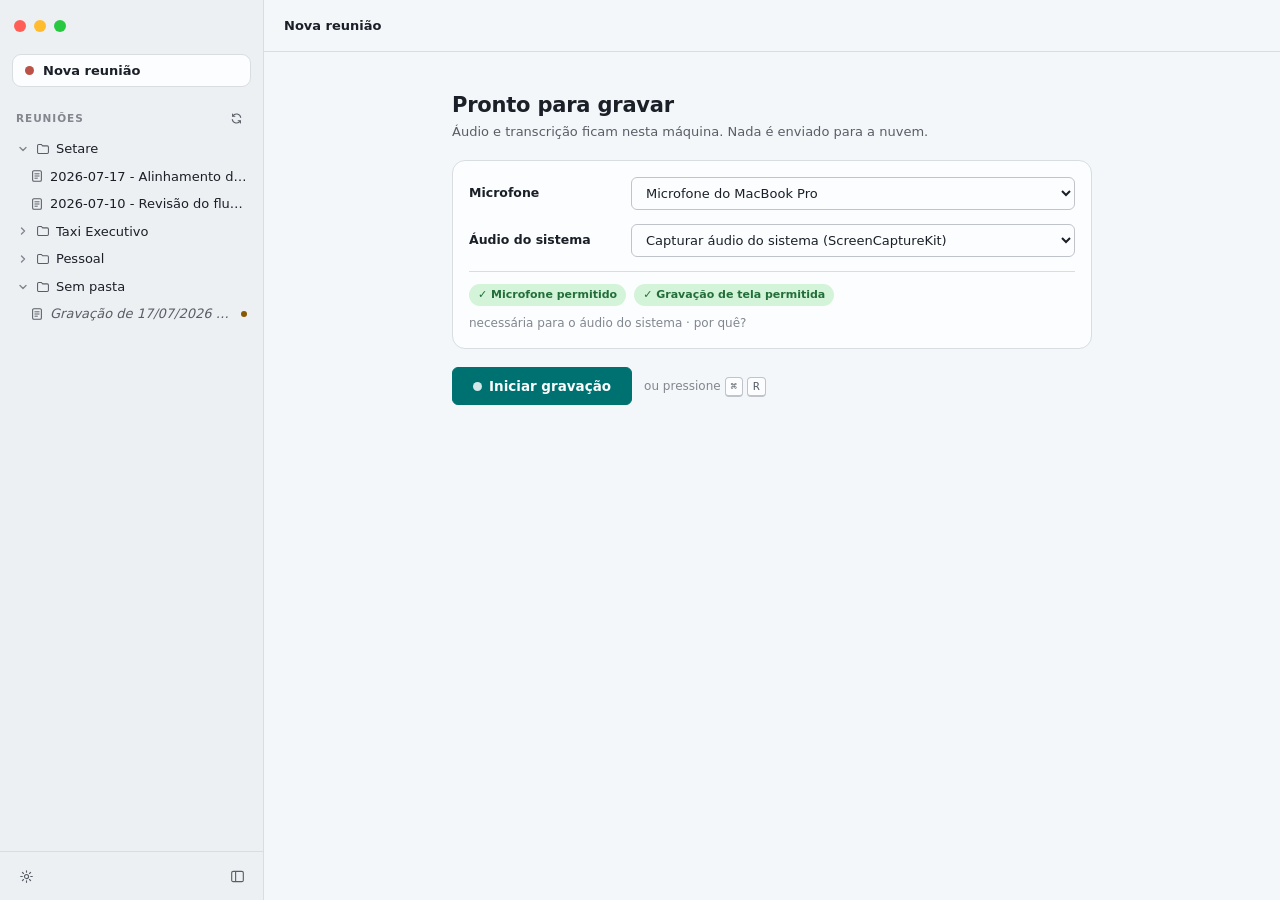
<file: docs/design/redesign-2026-07/recording.html>
<!doctype html>
<html lang="pt-BR" data-theme="light">
<head>
<meta charset="utf-8"/>
<meta name="viewport" content="width=device-width, initial-scale=1"/>
<title>Meeting Scribe — Nova reunião</title>
<link rel="stylesheet" href="css/tokens.css"/>
<link rel="stylesheet" href="css/app.css"/>
<style>
  /* Recording view — single calm column */
  .rec-wrap {
    flex: 1;
    min-height: 0;
    overflow-y: auto;
    display: flex;
    justify-content: center;
    padding: 40px 32px;
  }
  .rec-col { width: min(640px, 100%); display: flex; flex-direction: column; gap: 18px; }

  .rec-title { font: 650 21px/1.25 var(--font-display); letter-spacing: -0.01em; }
  .rec-sub { color: var(--muted); font-size: 13px; margin-top: 4px; }

  .device-card {
    background: var(--surface);
    border: 1px solid var(--border);
    border-radius: var(--r-l);
    padding: 16px;
    display: flex;
    flex-direction: column;
    gap: 14px;
  }
  .dev-row { display: grid; grid-template-columns: 150px 1fr; gap: 12px; align-items: center; }
  .dev-row > label { font: 600 12.5px/1.3 var(--font-ui); color: var(--fg); display: flex; align-items: center; gap: 7px; }
  .perm-row {
    display: flex; align-items: center; gap: 8px;
    padding-top: 12px;
    border-top: 1px solid var(--border);
    font-size: 12px; color: var(--muted);
    flex-wrap: wrap;
  }

  /* live state */
  .live-head {
    display: flex; align-items: center; gap: 14px;
    padding: 14px 16px;
    background: var(--surface);
    border: 1px solid var(--border);
    border-radius: var(--r-l);
  }
  .live-head .elapsed { font: 600 21px/1 var(--font-mono); font-variant-numeric: tabular-nums; }
  .live-head .grow { flex: 1; }
  .live-devices { font-size: 11.5px; color: var(--faint); }

  .live-feed {
    background: var(--surface);
    border: 1px solid var(--border);
    border-radius: var(--r-l);
    display: flex;
    flex-direction: column;
    min-height: 320px;
    max-height: 46vh;
  }
  .live-feed-head {
    padding: 10px 16px;
    border-bottom: 1px solid var(--border);
    display: flex; align-items: center; gap: 8px;
    font: 600 11px/1 var(--font-ui);
    letter-spacing: 0.08em; text-transform: uppercase; color: var(--faint);
  }
  .live-feed-body { flex: 1; overflow-y: auto; padding: 8px 20px 16px; }
  .live-feed-body .seg { animation: seg-in 0.4s ease; }
  @keyframes seg-in { from { opacity: 0; translate: 0 6px; } to { opacity: 1; translate: 0 0; } }
  .typing {
    display: inline-flex; gap: 4px; padding: 10px 0 2px 80px;
  }
  .typing i {
    width: 5px; height: 5px; border-radius: 50%;
    background: var(--faint);
    animation: ty 1.2s ease-in-out infinite;
  }
  .typing i:nth-child(2) { animation-delay: 0.15s; }
  .typing i:nth-child(3) { animation-delay: 0.3s; }
  @keyframes ty { 0%, 60%, 100% { opacity: 0.3; } 30% { opacity: 1; } }

  /* processing state */
  .proc-card {
    background: var(--surface);
    border: 1px solid var(--border);
    border-radius: var(--r-l);
    padding: 28px 24px;
    display: flex; flex-direction: column; align-items: center; gap: 14px;
    text-align: center;
  }
  .proc-card h2 { font: 650 16px/1.3 var(--font-display); }
  .proc-card p { color: var(--muted); font-size: 12.5px; max-width: 42ch; }
  .proc-card .progress { width: min(320px, 100%); }

  .state { display: none; }
  .state.on { display: contents; }
</style>
</head>
<body data-theme="light">
<div class="app">
  <aside class="sidebar" id="sidebar"></aside>
  <main class="main">
    <header class="header">
      <button class="icon-btn js-show-sidebar" data-tip="Mostrar barra lateral" style="display:none" id="showSb"></button>
      <div class="crumbs"><span class="here">Nova reunião</span></div>
      <div class="grow"></div>
      <span id="hdrBadge"></span>
    </header>

    <div class="rec-wrap">
      <div class="rec-col">

        <!-- ===== state: setup ===== -->
        <div class="state on" id="st-setup">
          <div>
            <h1 class="rec-title">Pronto para gravar</h1>
            <p class="rec-sub">Áudio e transcrição ficam nesta máquina. Nada é enviado para a nuvem.</p>
          </div>

          <div class="device-card">
            <div class="dev-row">
              <label>Microfone</label>
              <select class="input" id="micSel">
                <option>Microfone do MacBook Pro</option>
                <option>AirPods do Edu</option>
                <option>Yeti Nano</option>
              </select>
            </div>
            <div class="dev-row">
              <label>Áudio do sistema</label>
              <select class="input" id="sysSel">
                <option>Capturar áudio do sistema (ScreenCaptureKit)</option>
                <option>Não capturar</option>
              </select>
            </div>

            <div class="banner warn" id="btWarn" style="display:none">
              <span class="b-ico">⚠</span>
              <div class="b-body">
                <strong>AirPods como microfone reduzem a qualidade da captura.</strong><br/>
                O macOS troca para o perfil SCO (8&nbsp;kHz) quando um fone Bluetooth também grava.
                Prefira o microfone interno e mantenha os AirPods apenas como saída.
              </div>
            </div>

            <div class="perm-row">
              <span class="badge ok">✓ Microfone permitido</span>
              <span class="badge ok">✓ Gravação de tela permitida</span>
              <span class="faint" data-tip="Exigida pelo macOS para capturar o áudio do sistema.&#10;Nenhuma imagem é gravada.">necessária para o áudio do sistema · por quê?</span>
            </div>
          </div>

          <div style="display:flex;align-items:center;gap:12px">
            <button class="btn primary" id="btnStart" style="padding:10px 20px;font-size:13.5px">
              <span class="dot" style="width:9px;height:9px;border-radius:50%;background:currentColor;opacity:.85"></span>
              Iniciar gravação
            </button>
            <span class="faint" style="font-size:12px">ou pressione <span class="kbd">⌘</span> <span class="kbd">R</span></span>
          </div>
        </div>

        <!-- ===== state: recording ===== -->
        <div class="state" id="st-live">
          <div class="live-head">
            <span class="rec-pill"><span class="pulse"></span>GRAVANDO</span>
            <span class="elapsed mono" id="elapsed">00:00</span>
            <div class="meter" id="meter" aria-label="Nível de áudio">
              <i></i><i></i><i></i><i></i><i></i><i></i><i></i>
            </div>
            <div class="grow"></div>
            <div class="live-devices" id="liveDevices">Microfone do MacBook Pro · áudio do sistema</div>
            <button class="btn" id="btnStop">■ Parar</button>
          </div>

          <div class="live-feed">
            <div class="live-feed-head">Transcrição ao vivo <span class="faint" style="letter-spacing:0;text-transform:none;font-weight:500">· falantes são identificados após a gravação</span></div>
            <div class="live-feed-body" id="liveBody">
              <div class="typing" id="typing"><i></i><i></i><i></i></div>
            </div>
          </div>
        </div>

        <!-- ===== state: processing ===== -->
        <div class="state" id="st-proc">
          <div class="proc-card">
            <span class="spinner" style="width:22px;height:22px;border-width:2.5px" id="procSpin"></span>
            <h2 id="procTitle">Finalizando a transcrição…</h2>
            <p id="procSub">O áudio está sendo transcrito localmente com o modelo Whisper large-v3-turbo. Você já pode fechar esta tela — o processamento continua.</p>
            <div class="progress" id="procBar"><i style="width:8%"></i></div>
            <a class="btn primary" id="btnOpen" href="meeting-empty.html" style="display:none">Abrir reunião</a>
          </div>
        </div>

      </div>
    </div>
  </main>
</div>

<script src="js/app.js"></script>
<script>
  MS.init({ active: null });

  // sidebar collapse ⇄ header button
  const showSb = document.getElementById('showSb');
  showSb.innerHTML = MS.icons.panel;
  new MutationObserver(() => {
    showSb.style.display = document.querySelector('.app').classList.contains('sidebar-hidden') ? '' : 'none';
  }).observe(document.querySelector('.app'), { attributes: true, attributeFilter: ['class'] });

  // Bluetooth degradation warning
  const micSel = document.getElementById('micSel');
  micSel.addEventListener('change', () => {
    document.getElementById('btWarn').style.display =
      micSel.value.includes('AirPods') ? '' : 'none';
  });

  // ---- state machine: setup → live → processing ----
  const states = { setup: 'st-setup', live: 'st-live', proc: 'st-proc' };
  function go(s) {
    Object.values(states).forEach(id => document.getElementById(id).classList.remove('on'));
    document.getElementById(states[s]).classList.add('on');
    document.getElementById('hdrBadge').innerHTML =
      s === 'live' ? '<span class="badge rec">● REC</span>' :
      s === 'proc' ? '<span class="badge accent">Processando</span>' : '';
  }

  // live transcript simulation (PT-BR)
  const FEED = [
    [4,  "Bom, acho que já estamos todos. Vamos começar pela pauta do provider de resumo."],
    [11, "Só confirmando: essa call está sendo gravada localmente, certo? Ninguém recebe o áudio."],
    [17, "Exato, fica tudo no meu disco. Então — o problema de hoje é a janela de contexto nas reuniões longas."],
    [26, "Nas de duas horas o resumo perde as decisões do fim. A gente precisa decidir entre truncar melhor ou dividir em blocos."],
    [38, "Minha proposta é map-reduce: resumir por blocos de vinte minutos e consolidar no final."],
    [47, "Isso dobra o tempo de geração no built-in local. Em compensação, o resultado fica muito mais fiel."],
    [58, "Podemos medir com a retro de ontem, ela tem uma hora e cinquenta. Sirvo de cobaia."]
  ];

  let timer = null, feedTimer = null, meterTimer = null, sec = 0;

  function fmt(s) {
    const m = Math.floor(s / 60), r = s % 60;
    return String(m).padStart(2, '0') + ':' + String(r).padStart(2, '0');
  }

  function startLive() {
    go('live');
    document.getElementById('liveDevices').textContent =
      micSel.value + (document.getElementById('sysSel').value.startsWith('Capturar') ? ' · áudio do sistema' : '');
    sec = 0; document.getElementById('elapsed').textContent = fmt(0);
    timer = setInterval(() => { sec++; document.getElementById('elapsed').textContent = fmt(sec); }, 1000);

    const bars = document.querySelectorAll('#meter i');
    meterTimer = setInterval(() => {
      bars.forEach(b => b.style.height = (18 + Math.random() * 78) + '%');
    }, 140);

    const body = document.getElementById('liveBody');
    const typing = document.getElementById('typing');
    let i = 0;
    function push() {
      if (i >= FEED.length) { i = 0; } // loop the sample feed for the demo recording
      const [t, text] = FEED[i++];
      const el = document.createElement('div');
      el.className = 'seg no-speaker';
      el.innerHTML = '<span class="ts">' + fmt(sec) + '</span><p class="s-text">' + text + '</p>';
      body.insertBefore(el, typing);
      body.scrollTop = body.scrollHeight;
      feedTimer = setTimeout(push, 2600 + Math.random() * 1800);
    }
    feedTimer = setTimeout(push, 1400);
  }

  function stopLive() {
    clearInterval(timer); clearInterval(meterTimer); clearTimeout(feedTimer);
    go('proc');
    const bar = document.querySelector('#procBar i');
    let p = 8;
    const int = setInterval(() => {
      p = Math.min(100, p + 3 + Math.random() * 6);
      bar.style.width = p + '%';
      if (p >= 100) {
        clearInterval(int);
        document.getElementById('procSpin').style.display = 'none';
        document.getElementById('procTitle').textContent = 'Transcrição concluída';
        document.getElementById('procSub').textContent =
          'A reunião foi salva em Sem pasta. Identifique os falantes e gere o primeiro resumo na tela da reunião.';
        document.getElementById('btnOpen').style.display = '';
      }
    }, 180);
  }

  document.getElementById('btnStart').addEventListener('click', startLive);
  document.getElementById('btnStop').addEventListener('click', stopLive);
  document.addEventListener('keydown', e => {
    if ((e.metaKey || e.ctrlKey) && e.key.toLowerCase() === 'r') {
      e.preventDefault();
      if (document.getElementById('st-setup').classList.contains('on')) startLive();
    }
  });
</script>
</body>
</html>
</file>
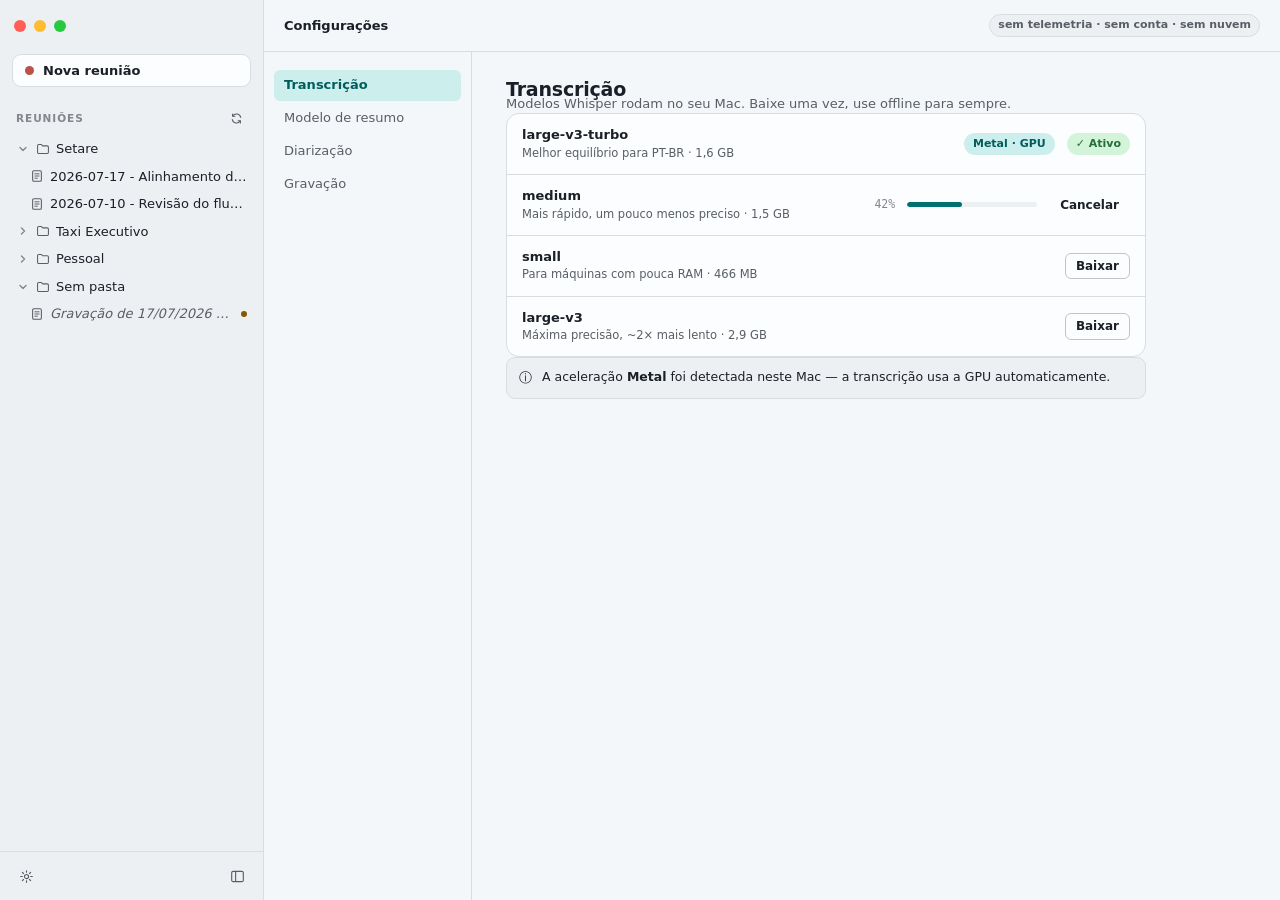
<file: docs/design/redesign-2026-07/settings.html>
<!doctype html>
<html lang="pt-BR" data-theme="light">
<head>
<meta charset="utf-8"/>
<meta name="viewport" content="width=device-width, initial-scale=1"/>
<title>Meeting Scribe — Configurações</title>
<link rel="stylesheet" href="css/tokens.css"/>
<link rel="stylesheet" href="css/app.css"/>
<style>
  .set-wrap { flex: 1; min-height: 0; display: flex; }
  .set-nav {
    width: 208px; flex: none;
    padding: 18px 10px;
    border-right: 1px solid var(--border);
    display: flex; flex-direction: column; gap: 2px;
  }
  .set-nav button {
    display: flex; align-items: center; gap: 8px;
    padding: 7px 10px; border: 0; border-radius: var(--r-s);
    background: transparent; color: var(--muted);
    font: 500 13px/1.3 var(--font-ui);
    text-align: left; cursor: pointer;
  }
  .set-nav button:hover { background: var(--hover); }
  .set-nav button.on { background: var(--accent-soft); color: var(--accent-strong); font-weight: 600; }

  .set-main { flex: 1; min-width: 0; overflow-y: auto; padding: 26px 34px 48px; }
  .set-col { width: min(640px, 100%); display: flex; flex-direction: column; gap: 16px; }
  .set-col h1 { font: 650 19px/1.25 var(--font-display); letter-spacing: -0.01em; }
  .set-col .lede { color: var(--muted); font-size: 13px; margin-top: -8px; }

  .card {
    background: var(--surface);
    border: 1px solid var(--border);
    border-radius: var(--r-l);
  }
  .card-row {
    display: flex; align-items: center; gap: 12px;
    padding: 12px 15px;
  }
  .card-row + .card-row { border-top: 1px solid var(--border); }
  .card-row .info { flex: 1; min-width: 0; }
  .card-row .info b { display: block; font: 600 13px/1.35 var(--font-ui); }
  .card-row .info span { display: block; font-size: 11.5px; color: var(--muted); margin-top: 1px; }
  .card-row .mono-meta { font: 11.5px/1 var(--font-mono); color: var(--faint); }

  .sect { display: none; }
  .sect.on { display: block; }

  /* provider rows */
  .prov-radio { accent-color: var(--accent); width: 15px; height: 15px; flex: none; }
  .prov-detail {
    display: none;
    padding: 14px 15px 16px 42px;
    border-top: 1px solid var(--border);
    background: var(--surface-2);
    border-radius: 0 0 var(--r-l) var(--r-l);
  }
  .prov-detail.on { display: block; }
  .cli-preset {
    display: flex; align-items: center; gap: 10px;
    padding: 9px 12px;
    border: 1px solid var(--border);
    border-radius: var(--r-m);
    background: var(--surface);
    margin-bottom: 8px;
  }
  .cli-preset input[type="radio"] { accent-color: var(--accent); }
  .cli-preset b { font: 600 13px/1.3 var(--font-ui); }
  .cli-preset .cmd { font: 11.5px/1.4 var(--font-mono); color: var(--muted); }
  .cli-preset .grow { flex: 1; }
  .test-out { margin-top: 10px; display: none; }
  .test-out.on { display: block; }

  /* registry */
  .reg-row .actions { display: flex; gap: 4px; }
  .samples-bar { display: flex; gap: 2px; margin-top: 4px; }
  .samples-bar i { width: 5px; height: 8px; border-radius: 2px; background: var(--accent); opacity: 0.75; }
  .samples-bar i.dim { background: var(--border-strong); }

  .path-chip {
    display: inline-flex; align-items: center; gap: 8px;
    padding: 7px 11px;
    border: 1px solid var(--border-strong);
    border-radius: var(--r-s);
    background: var(--surface);
    font: 12.5px/1.3 var(--font-mono);
  }
</style>
</head>
<body data-theme="light">
<div class="app">
  <aside class="sidebar" id="sidebar"></aside>
  <main class="main">
    <header class="header">
      <button class="icon-btn js-show-sidebar" data-tip="Mostrar barra lateral" style="display:none" id="showSb"></button>
      <div class="crumbs"><span class="here">Configurações</span></div>
      <div class="grow"></div>
      <span class="badge">sem telemetria · sem conta · sem nuvem</span>
    </header>

    <div class="set-wrap">
      <nav class="set-nav" aria-label="Seções de configurações">
        <button class="on" data-s="s-trans">Transcrição</button>
        <button data-s="s-sum">Modelo de resumo</button>
        <button data-s="s-diar">Diarização</button>
        <button data-s="s-rec">Gravação</button>
      </nav>

      <div class="set-main">

        <!-- ============ Transcrição ============ -->
        <section class="sect on set-col" id="s-trans">
          <h1>Transcrição</h1>
          <p class="lede">Modelos Whisper rodam no seu Mac. Baixe uma vez, use offline para sempre.</p>

          <div class="card">
            <div class="card-row">
              <div class="info">
                <b>large-v3-turbo</b>
                <span>Melhor equilíbrio para PT-BR · 1,6 GB</span>
              </div>
              <span class="badge accent">Metal · GPU</span>
              <span class="badge ok">✓ Ativo</span>
            </div>
            <div class="card-row">
              <div class="info">
                <b>medium</b>
                <span>Mais rápido, um pouco menos preciso · 1,5 GB</span>
              </div>
              <span class="mono-meta" id="dlPct">42%</span>
              <div style="width:130px"><div class="progress"><i id="dlBar" style="width:42%"></i></div></div>
              <button class="btn small ghost" id="dlCancel">Cancelar</button>
            </div>
            <div class="card-row">
              <div class="info">
                <b>small</b>
                <span>Para máquinas com pouca RAM · 466 MB</span>
              </div>
              <button class="btn small" data-dl>Baixar</button>
            </div>
            <div class="card-row">
              <div class="info">
                <b>large-v3</b>
                <span>Máxima precisão, ~2× mais lento · 2,9 GB</span>
              </div>
              <button class="btn small" data-dl>Baixar</button>
            </div>
          </div>

          <div class="banner">
            <span class="b-ico">ⓘ</span>
            <div class="b-body">A aceleração <strong>Metal</strong> foi detectada neste Mac — a transcrição usa a GPU automaticamente.</div>
          </div>
        </section>

        <!-- ============ Modelo de resumo ============ -->
        <section class="sect set-col" id="s-sum">
          <h1>Modelo de resumo</h1>
          <p class="lede">Quem escreve os resumos. Local por padrão; provedores externos só quando você escolher.</p>

          <div class="card" id="provCard">
            <label class="card-row">
              <input type="radio" name="prov" class="prov-radio" value="builtin"/>
              <div class="info"><b>IA integrada (local)</b><span>Modelo embutido no app · nada sai da máquina</span></div>
              <span class="badge ok">recomendado</span>
            </label>
            <label class="card-row">
              <input type="radio" name="prov" class="prov-radio" value="ollama"/>
              <div class="info"><b>Ollama</b><span>Seus modelos locais via http://localhost:11434</span></div>
              <span class="badge">local</span>
            </label>
            <label class="card-row">
              <input type="radio" name="prov" class="prov-radio" value="claude"/>
              <div class="info"><b>Claude</b><span>API da Anthropic · requer chave</span></div>
              <span class="badge warn">nuvem</span>
            </label>
            <div class="prov-detail" id="d-claude">
              <div class="field">
                <label for="ck">Chave da API</label>
                <input class="input" id="ck" type="password" placeholder="sk-ant-…" autocomplete="off"/>
                <span class="hint">Guardada no Keychain do macOS, nunca em texto puro.</span>
              </div>
            </div>
            <label class="card-row">
              <input type="radio" name="prov" class="prov-radio" value="openai"/>
              <div class="info"><b>OpenAI</b><span>requer chave</span></div>
              <span class="badge warn">nuvem</span>
            </label>
            <label class="card-row">
              <input type="radio" name="prov" class="prov-radio" value="groq"/>
              <div class="info"><b>Groq</b><span>requer chave</span></div>
              <span class="badge warn">nuvem</span>
            </label>
            <label class="card-row">
              <input type="radio" name="prov" class="prov-radio" value="openrouter"/>
              <div class="info"><b>OpenRouter</b><span>requer chave</span></div>
              <span class="badge warn">nuvem</span>
            </label>
            <label class="card-row">
              <input type="radio" name="prov" class="prov-radio" value="custom"/>
              <div class="info"><b>Endpoint personalizado</b><span>Qualquer API compatível com OpenAI</span></div>
            </label>
            <div class="prov-detail" id="d-custom">
              <div class="field">
                <label for="ep">URL do endpoint</label>
                <input class="input" id="ep" placeholder="http://192.168.0.10:8080/v1"/>
              </div>
            </div>
            <label class="card-row">
              <input type="radio" name="prov" class="prov-radio" value="cli" checked/>
              <div class="info"><b>CLI Agent</b><span>Usa a assinatura de um CLI já instalado (Codex, Claude Code, Gemini)</span></div>
              <span class="badge warn">nuvem</span>
            </label>
            <div class="prov-detail on" id="d-cli">
              <div class="banner warn" style="margin-bottom:12px">
                <span class="b-ico">⚠</span>
                <div class="b-body"><strong>Este provider envia o transcrito para fora da máquina</strong> — incluindo os nomes dos falantes, se a opção estiver ativa na Diarização. Use apenas se a sua assinatura permitir esse conteúdo.</div>
              </div>

              <div class="cli-preset">
                <input type="radio" name="cli" checked aria-label="Usar Codex"/>
                <div><b>Codex</b><div class="cmd">codex exec --model gpt-5</div></div>
                <span class="grow"></span>
                <span class="badge ok">✓ instalado</span>
              </div>
              <div class="cli-preset">
                <input type="radio" name="cli" aria-label="Usar Claude Code"/>
                <div><b>Claude Code</b><div class="cmd">claude -p</div></div>
                <span class="grow"></span>
                <span class="badge ok">✓ instalado</span>
              </div>
              <div class="cli-preset">
                <input type="radio" name="cli" aria-label="Usar Gemini"/>
                <div><b>Gemini</b><div class="cmd">gemini</div></div>
                <span class="grow"></span>
                <span class="badge danger" data-tip="Nenhum executável 'gemini' no PATH">não encontrado</span>
              </div>
              <div class="cli-preset">
                <input type="radio" name="cli" aria-label="Comando personalizado"/>
                <div style="flex:1"><b>Comando personalizado</b>
                  <input class="input" style="margin-top:6px;font-family:var(--font-mono);font-size:12px" placeholder="meu-cli --prompt -"/>
                </div>
              </div>

              <button class="btn small" id="btnTest">Testar conexão</button>
              <div class="test-out" id="testOk">
                <div class="banner" style="border-color:transparent;background:var(--ok-soft);color:var(--ok)">
                  <span class="b-ico">✓</span>
                  <div class="b-body">Resposta recebida em <strong>1,2s</strong> — o CLI está autenticado e pronto.</div>
                </div>
              </div>
              <div class="test-out" id="testWait" style="color:var(--muted);font-size:12.5px">
                <span class="spinner" style="display:inline-block;vertical-align:-3px;margin-right:7px"></span>Executando <span class="mono">codex exec "ping"</span>…
              </div>
            </div>
          </div>
        </section>

        <!-- ============ Diarização ============ -->
        <section class="sect set-col" id="s-diar">
          <h1>Diarização</h1>
          <p class="lede">Separa quem disse o quê e aprende as vozes que você nomear. Tudo no dispositivo.</p>

          <div class="card">
            <div class="card-row">
              <div class="info"><b>Identificar falantes</b><span>Roda automaticamente ao fim de cada gravação</span></div>
              <input type="checkbox" class="switch" checked aria-label="Ativar diarização"/>
            </div>
            <div class="card-row">
              <div class="info"><b>Modelo de embeddings de voz</b><span>wespeaker-voxceleb · 79 MB</span></div>
              <span class="badge ok">✓ baixado</span>
            </div>
            <div class="card-row">
              <div class="info"><b>Nomes de falantes nos resumos</b><span>Quando ativo, os nomes entram no prompt do provider de resumo — inclusive nos de nuvem</span></div>
              <input type="checkbox" class="switch" checked aria-label="Incluir nomes nos resumos"/>
            </div>
          </div>

          <div>
            <h1 style="font-size:15px;margin-bottom:2px">Registro de vozes</h1>
            <p class="lede" style="margin-top:0">Vozes conhecidas são reconhecidas automaticamente na próxima reunião.</p>
          </div>

          <div class="card">
            <div class="card-row reg-row">
              <span class="spk" data-c="1"><span class="spk-dot" style="background:currentColor"></span>Eduardo<span class="you">VOCÊ</span></span>
              <div class="info">
                <span>34 amostras de voz</span>
                <div class="samples-bar"><i></i><i></i><i></i><i></i><i></i><i></i><i></i><i></i><i></i><i></i></div>
              </div>
              <div class="actions">
                <button class="btn small ghost">Renomear</button>
              </div>
            </div>
            <div class="card-row reg-row">
              <span class="spk" data-c="2"><span class="spk-dot" style="background:currentColor"></span>Rebeca Souza</span>
              <div class="info">
                <span>12 amostras de voz</span>
                <div class="samples-bar"><i></i><i></i><i></i><i></i><i class="dim"></i><i class="dim"></i><i class="dim"></i><i class="dim"></i><i class="dim"></i><i class="dim"></i></div>
              </div>
              <div class="actions">
                <button class="btn small ghost">Renomear</button>
                <button class="btn small ghost">Mesclar…</button>
                <button class="btn small ghost" data-del="Rebeca Souza" style="color:var(--danger)">Excluir</button>
              </div>
            </div>
            <div class="card-row reg-row">
              <span class="spk" data-c="3"><span class="spk-dot" style="background:currentColor"></span>Jota</span>
              <div class="info">
                <span>9 amostras de voz</span>
                <div class="samples-bar"><i></i><i></i><i></i><i class="dim"></i><i class="dim"></i><i class="dim"></i><i class="dim"></i><i class="dim"></i><i class="dim"></i><i class="dim"></i></div>
              </div>
              <div class="actions">
                <button class="btn small ghost">Renomear</button>
                <button class="btn small ghost">Mesclar…</button>
                <button class="btn small ghost" data-del="Jota" style="color:var(--danger)">Excluir</button>
              </div>
            </div>
            <div class="card-row reg-row">
              <span class="spk" data-c="10"><span class="spk-dot" style="background:currentColor"></span>Convidado A</span>
              <div class="info">
                <span>2 amostras de voz</span>
                <div class="samples-bar"><i></i><i class="dim"></i><i class="dim"></i><i class="dim"></i><i class="dim"></i><i class="dim"></i><i class="dim"></i><i class="dim"></i><i class="dim"></i><i class="dim"></i></div>
              </div>
              <div class="actions">
                <button class="btn small ghost">Renomear</button>
                <button class="btn small ghost">Mesclar…</button>
                <button class="btn small ghost" data-del="Convidado A" style="color:var(--danger)">Excluir</button>
              </div>
            </div>
          </div>
        </section>

        <!-- ============ Gravação ============ -->
        <section class="sect set-col" id="s-rec">
          <h1>Gravação</h1>
          <p class="lede">Onde suas reuniões vivem — como arquivos de verdade, visíveis no Finder.</p>

          <div class="card">
            <div class="card-row">
              <div class="info">
                <b>Pasta das reuniões</b>
                <span>A barra lateral espelha exatamente esta pasta</span>
              </div>
              <span class="path-chip">~/Documents/Meeting Scribe</span>
              <button class="btn small">Alterar…</button>
            </div>
            <div class="card-row">
              <div class="info">
                <b>Estrutura de cada reunião</b>
                <span class="mono" style="font-size:11.5px">audio.m4a · transcript.json · summary.md · meta.json</span>
              </div>
              <button class="btn small ghost">Revelar no Finder</button>
            </div>
          </div>

          <div class="banner accent">
            <span class="b-ico">🔒</span>
            <div class="b-body">Mover ou renomear pastas no Finder é seguro — use <strong>Sincronizar</strong> na barra lateral para refletir as mudanças aqui.</div>
          </div>
        </section>

      </div>
    </div>
  </main>
</div>

<!-- delete-voice modal: biometric wipe must be unmistakable -->
<div class="overlay" id="modal-del">
  <div class="modal" role="dialog" aria-label="Excluir voz do registro">
    <div class="modal-head">
      <h3>Excluir a voz de <span id="delName">—</span>?</h3>
      <p>Isto apaga permanentemente os <strong>dados biométricos de voz</strong> desta pessoa
      (embeddings e amostras). Ela deixa de ser reconhecida automaticamente nas próximas
      reuniões. Transcrições existentes não são alteradas.</p>
    </div>
    <div class="modal-foot">
      <button class="btn ghost js-close">Cancelar</button>
      <button class="btn danger js-close">Excluir dados de voz</button>
    </div>
  </div>
</div>

<script src="js/app.js"></script>
<script>
  MS.init({ active: null });

  const showSb = document.getElementById('showSb');
  showSb.innerHTML = MS.icons.panel;
  new MutationObserver(() => {
    showSb.style.display = document.querySelector('.app').classList.contains('sidebar-hidden') ? '' : 'none';
  }).observe(document.querySelector('.app'), { attributes: true, attributeFilter: ['class'] });

  /* section nav */
  document.querySelectorAll('.set-nav button').forEach(b => {
    b.addEventListener('click', () => {
      document.querySelectorAll('.set-nav button').forEach(x => x.classList.toggle('on', x === b));
      document.querySelectorAll('.sect').forEach(s => s.classList.toggle('on', s.id === b.dataset.s));
    });
  });

  /* whisper download simulation */
  let pct = 42;
  document.getElementById('dlCancel').addEventListener('click', function () {
    clearInterval(dlInt);
    const row = this.closest('.card-row');
    row.querySelector('.mono-meta').remove();
    row.querySelector('.progress').parentElement.remove();
    this.outerHTML = '<button class="btn small" data-dl2>Baixar</button>';
    row.querySelector('[data-dl2]').addEventListener('click', function () {
      this.outerHTML = '<span class="mono-meta">0%</span><div style="width:130px"><div class="progress indeterminate"><i></i></div></div>';
    });
  });
  const dlInt = setInterval(() => {
    pct = Math.min(100, pct + Math.random() * 1.6);
    document.getElementById('dlBar').style.width = pct + '%';
    document.getElementById('dlPct').textContent = Math.floor(pct) + '%';
    if (pct >= 100) {
      clearInterval(dlInt);
      const row = document.getElementById('dlBar').closest('.card-row');
      row.querySelector('.mono-meta').remove();
      row.querySelector('[style]').remove();
      document.getElementById('dlCancel').outerHTML = '<span class="badge ok">✓ baixado</span>';
    }
  }, 900);
  document.querySelectorAll('[data-dl]').forEach(b => {
    b.addEventListener('click', function () {
      this.outerHTML = '<span class="mono-meta">0%</span><div style="width:130px"><div class="progress indeterminate"><i></i></div></div>';
    });
  });

  /* provider selection reveals detail panes */
  const details = { claude: 'd-claude', custom: 'd-custom', cli: 'd-cli' };
  document.querySelectorAll('input[name="prov"]').forEach(r => {
    r.addEventListener('change', () => {
      Object.values(details).forEach(id => document.getElementById(id).classList.remove('on'));
      if (details[r.value]) document.getElementById(details[r.value]).classList.add('on');
    });
  });

  /* CLI test */
  document.getElementById('btnTest').addEventListener('click', () => {
    document.getElementById('testOk').classList.remove('on');
    document.getElementById('testWait').classList.add('on');
    setTimeout(() => {
      document.getElementById('testWait').classList.remove('on');
      document.getElementById('testOk').classList.add('on');
    }, 1900);
  });

  /* delete voice modal */
  document.querySelectorAll('[data-del]').forEach(b => {
    b.addEventListener('click', () => {
      document.getElementById('delName').textContent = b.dataset.del;
      MS.openModal('modal-del');
    });
  });
</script>
</body>
</html>
</file>
<file: docs/design/redesign-2026-07/css/tokens.css>
/* ============================================================
   Meeting Scribe — design tokens
   Theme scoping is attribute-based so any element can carry
   data-theme (used by the component sheet to nest themes).
   ============================================================ */

:root {
  --font-ui: -apple-system, BlinkMacSystemFont, "SF Pro Text", "Segoe UI", system-ui, sans-serif;
  --font-display: -apple-system, BlinkMacSystemFont, "SF Pro Display", system-ui, sans-serif;
  --font-mono: ui-monospace, "SF Mono", "JetBrains Mono", Menlo, monospace;

  --r-s: 6px;
  --r-m: 9px;
  --r-l: 13px;

  --sidebar-w: 264px;
  --read-width: 68ch;
}

[data-theme="light"] {
  color-scheme: light;
  --bg: oklch(97.4% 0.004 250);
  --surface: oklch(99.2% 0.002 250);
  --surface-2: oklch(95.4% 0.005 250);
  --hover: oklch(93.4% 0.006 250);
  --fg: oklch(24% 0.016 262);
  --muted: oklch(48% 0.015 262);
  --faint: oklch(62% 0.012 262);
  --border: oklch(89.5% 0.007 255);
  --border-strong: oklch(82% 0.009 255);

  --accent: oklch(49% 0.095 195);
  --accent-strong: oklch(42% 0.095 195);
  --accent-fg: oklch(99% 0.005 195);
  --accent-soft: oklch(92.5% 0.035 195);

  --rec: oklch(57% 0.14 27);
  --rec-soft: oklch(94.5% 0.035 27);

  --warn: oklch(50% 0.11 75);
  --warn-border: oklch(80% 0.09 80);
  --warn-soft: oklch(95.5% 0.045 85);

  --ok: oklch(48% 0.11 150);
  --ok-soft: oklch(93.5% 0.05 150);

  --danger: oklch(50% 0.17 27);
  --danger-soft: oklch(94% 0.04 27);

  --shadow-menu: 0 8px 28px oklch(20% 0.02 260 / 0.16), 0 1px 3px oklch(20% 0.02 260 / 0.1);
  --shadow-modal: 0 24px 70px oklch(20% 0.02 260 / 0.3);
  --scrim: oklch(25% 0.02 260 / 0.35);

  --spk-bg-l: 92.5%;
  --spk-bg-c: 0.055;
  --spk-fg-l: 34%;
  --spk-fg-c: 0.105;
}

[data-theme="dark"] {
  color-scheme: dark;
  --bg: oklch(20% 0.012 262);
  --surface: oklch(23.5% 0.012 262);
  --surface-2: oklch(27.5% 0.013 262);
  --hover: oklch(31% 0.014 262);
  --fg: oklch(92.5% 0.006 255);
  --muted: oklch(69% 0.012 258);
  --faint: oklch(54% 0.012 258);
  --border: oklch(31% 0.012 260);
  --border-strong: oklch(38% 0.014 260);

  --accent: oklch(76% 0.09 190);
  --accent-strong: oklch(83% 0.09 190);
  --accent-fg: oklch(21% 0.035 195);
  --accent-soft: oklch(32% 0.045 195);

  --rec: oklch(71% 0.14 27);
  --rec-soft: oklch(30% 0.05 27);

  --warn: oklch(82% 0.11 85);
  --warn-border: oklch(45% 0.08 80);
  --warn-soft: oklch(29.5% 0.045 85);

  --ok: oklch(77% 0.12 155);
  --ok-soft: oklch(29.5% 0.05 155);

  --danger: oklch(70% 0.15 27);
  --danger-soft: oklch(30.5% 0.05 27);

  --shadow-menu: 0 8px 28px oklch(5% 0 0 / 0.5), 0 1px 3px oklch(5% 0 0 / 0.4);
  --shadow-modal: 0 24px 70px oklch(5% 0 0 / 0.65);
  --scrim: oklch(10% 0.01 260 / 0.5);

  --spk-bg-l: 30.5%;
  --spk-bg-c: 0.06;
  --spk-fg-l: 86%;
  --spk-fg-c: 0.085;
}

/* ------------------------------------------------------------
   Speaker palette — 12 stable hues, resolved per theme via the
   spk-* lightness/chroma tokens above. data-c is assigned once
   per speaker and reused everywhere (chips, dots, accents).
   ------------------------------------------------------------ */
.spk        { --h: 250; }
[data-c="1"]  { --h: 250; }  /* azul       */
[data-c="2"]  { --h: 25;  }  /* coral      */
[data-c="3"]  { --h: 145; }  /* verde      */
[data-c="4"]  { --h: 305; }  /* roxo       */
[data-c="5"]  { --h: 85;  }  /* dourado    */
[data-c="6"]  { --h: 200; }  /* ciano      */
[data-c="7"]  { --h: 350; }  /* rosa       */
[data-c="8"]  { --h: 170; }  /* esmeralda  */
[data-c="9"]  { --h: 280; }  /* violeta    */
[data-c="10"] { --h: 55;  }  /* âmbar      */
[data-c="11"] { --h: 225; }  /* azul-céu   */
[data-c="12"] { --h: 120; }  /* oliva      */
</file>
<file: docs/design/redesign-2026-07/css/app.css>
/* ============================================================
   Meeting Scribe — shared app chrome
   ============================================================ */

* { box-sizing: border-box; margin: 0; padding: 0; }

html, body { height: 100%; }

body {
  font: 13px/1.5 var(--font-ui);
  background: var(--bg);
  color: var(--fg);
  -webkit-font-smoothing: antialiased;
  overflow: hidden;
}

::selection { background: var(--accent-soft); }

:focus-visible {
  outline: 2px solid var(--accent);
  outline-offset: 1px;
  border-radius: 4px;
}

::-webkit-scrollbar { width: 10px; height: 10px; }
::-webkit-scrollbar-thumb {
  background: var(--border-strong);
  border-radius: 99px;
  border: 3px solid transparent;
  background-clip: content-box;
}
::-webkit-scrollbar-track { background: transparent; }

/* ---------- App shell ---------- */

.app { display: flex; height: 100vh; }

.main {
  flex: 1;
  min-width: 0;
  display: flex;
  flex-direction: column;
  background: var(--bg);
}

/* ---------- Sidebar ---------- */

.sidebar {
  width: var(--sidebar-w);
  flex: none;
  display: flex;
  flex-direction: column;
  background: var(--surface-2);
  border-right: 1px solid var(--border);
  transition: margin-left 0.22s ease;
}
.app.sidebar-hidden .sidebar { margin-left: calc(-1 * var(--sidebar-w)); }

.titlebar {
  height: 52px;
  flex: none;
  display: flex;
  align-items: center;
  padding: 0 14px;
  -webkit-app-region: drag;
}
.traffic { display: flex; gap: 8px; }
.traffic i {
  width: 12px; height: 12px; border-radius: 50%;
  background: var(--border-strong);
}
.traffic i:nth-child(1) { background: #ff5f57; }
.traffic i:nth-child(2) { background: #febc2e; }
.traffic i:nth-child(3) { background: #28c840; }

.sidebar-head { padding: 2px 12px 10px; }

.btn-record {
  display: flex;
  align-items: center;
  gap: 9px;
  width: 100%;
  padding: 9px 12px;
  border: 1px solid var(--border);
  border-radius: var(--r-m);
  background: var(--surface);
  color: var(--fg);
  font: 600 13px/1 var(--font-ui);
  cursor: pointer;
  text-decoration: none;
  transition: border-color 0.15s, background 0.15s;
}
.btn-record:hover { border-color: var(--border-strong); background: var(--hover); }
.btn-record .dot {
  width: 9px; height: 9px; border-radius: 50%;
  background: var(--rec);
  flex: none;
}

.tree-label {
  display: flex;
  align-items: center;
  justify-content: space-between;
  padding: 10px 16px 4px;
  font: 600 10.5px/1 var(--font-ui);
  letter-spacing: 0.09em;
  text-transform: uppercase;
  color: var(--faint);
}

.tree {
  flex: 1;
  overflow-y: auto;
  padding: 2px 8px 12px;
  user-select: none;
}

.tree-item {
  display: flex;
  align-items: center;
  gap: 6px;
  width: 100%;
  padding: 5px 8px;
  border: 0;
  border-radius: var(--r-s);
  background: transparent;
  color: var(--fg);
  font: 13px/1.35 var(--font-ui);
  text-align: left;
  cursor: pointer;
  text-decoration: none;
}
.tree-item:hover { background: var(--hover); }
.tree-item.active {
  background: var(--accent-soft);
  color: var(--accent-strong);
  font-weight: 600;
}
.tree-item .chev {
  flex: none;
  width: 14px; height: 14px;
  display: grid; place-items: center;
  color: var(--faint);
  transition: transform 0.16s ease;
}
.tree-group.open > .tree-item .chev { transform: rotate(90deg); }
.tree-item .t-ico { flex: none; color: var(--muted); display: grid; place-items: center; }
.tree-item.active .t-ico { color: var(--accent-strong); }
.tree-item .t-name {
  flex: 1;
  min-width: 0;
  overflow: hidden;
  text-overflow: ellipsis;
  white-space: nowrap;
}
.tree-item .t-name.placeholder { color: var(--muted); font-style: italic; }
.tree-item .pending-dot {
  flex: none;
  width: 6px; height: 6px; border-radius: 50%;
  background: var(--warn);
}
.tree-children { display: none; padding-left: 14px; }
.tree-group.open > .tree-children { display: block; }

.sidebar-foot {
  flex: none;
  display: flex;
  align-items: center;
  gap: 4px;
  padding: 10px 12px;
  border-top: 1px solid var(--border);
}
.sidebar-foot .spacer { flex: 1; }

/* ---------- Header (main area) ---------- */

.header {
  flex: none;
  display: flex;
  align-items: center;
  gap: 10px;
  height: 52px;
  padding: 0 20px;
  border-bottom: 1px solid var(--border);
  background: var(--bg);
  -webkit-app-region: drag;
}
.header > * { -webkit-app-region: no-drag; }
.crumbs {
  display: flex;
  align-items: center;
  gap: 7px;
  min-width: 0;
  font-size: 13px;
  color: var(--muted);
}
.crumbs .sep { color: var(--faint); }
.crumbs .here {
  color: var(--fg);
  font-weight: 600;
  overflow: hidden;
  text-overflow: ellipsis;
  white-space: nowrap;
}
.header .grow { flex: 1; }

/* ---------- Buttons ---------- */

.btn {
  display: inline-flex;
  align-items: center;
  justify-content: center;
  gap: 7px;
  padding: 7px 13px;
  border: 1px solid var(--border-strong);
  border-radius: var(--r-s);
  background: var(--surface);
  color: var(--fg);
  font: 600 12.5px/1.2 var(--font-ui);
  cursor: pointer;
  text-decoration: none;
  white-space: nowrap;
  transition: background 0.15s, border-color 0.15s, opacity 0.15s;
}
.btn:hover { background: var(--hover); }
.btn.primary {
  background: var(--accent);
  border-color: var(--accent);
  color: var(--accent-fg);
}
.btn.primary:hover { background: var(--accent-strong); border-color: var(--accent-strong); }
.btn.danger {
  background: var(--danger);
  border-color: var(--danger);
  color: var(--surface);
}
.btn.ghost { border-color: transparent; background: transparent; }
.btn.ghost:hover { background: var(--hover); }
.btn.small { padding: 5px 10px; font-size: 12px; }
.btn[disabled] { opacity: 0.45; cursor: default; pointer-events: none; }

.icon-btn {
  display: inline-grid;
  place-items: center;
  width: 28px; height: 28px;
  border: 0;
  border-radius: var(--r-s);
  background: transparent;
  color: var(--muted);
  cursor: pointer;
}
.icon-btn:hover { background: var(--hover); color: var(--fg); }

.kbd {
  font: 11px/1 var(--font-mono);
  padding: 2px 5px;
  border: 1px solid var(--border-strong);
  border-bottom-width: 2px;
  border-radius: 4px;
  color: var(--muted);
  background: var(--surface);
}

/* ---------- Inputs ---------- */

.input, .textarea, select.input {
  width: 100%;
  padding: 7px 10px;
  border: 1px solid var(--border-strong);
  border-radius: var(--r-s);
  background: var(--surface);
  color: var(--fg);
  font: 13px/1.4 var(--font-ui);
}
.input:focus, .textarea:focus, select.input:focus {
  outline: 2px solid var(--accent);
  outline-offset: -1px;
}
.textarea { resize: vertical; min-height: 58px; }
.field { display: flex; flex-direction: column; gap: 5px; }
.field > label {
  font: 600 11.5px/1 var(--font-ui);
  color: var(--muted);
}
.field .hint { font-size: 11.5px; color: var(--faint); }

.switch {
  position: relative;
  width: 34px; height: 20px;
  flex: none;
  appearance: none;
  background: var(--border-strong);
  border-radius: 99px;
  cursor: pointer;
  transition: background 0.18s;
}
.switch::after {
  content: "";
  position: absolute;
  top: 2px; left: 2px;
  width: 16px; height: 16px;
  border-radius: 50%;
  background: var(--surface);
  box-shadow: 0 1px 2px oklch(0% 0 0 / 0.25);
  transition: translate 0.18s ease;
}
.switch:checked { background: var(--accent); }
.switch:checked::after { translate: 14px 0; }

/* ---------- Badges & chips ---------- */

.badge {
  display: inline-flex;
  align-items: center;
  gap: 5px;
  padding: 3px 8px;
  border-radius: 99px;
  font: 600 11px/1.3 var(--font-ui);
  background: var(--surface-2);
  color: var(--muted);
  border: 1px solid var(--border);
}
.badge.ok { background: var(--ok-soft); color: var(--ok); border-color: transparent; }
.badge.warn { background: var(--warn-soft); color: var(--warn); border-color: transparent; }
.badge.danger { background: var(--danger-soft); color: var(--danger); border-color: transparent; }
.badge.rec { background: var(--rec-soft); color: var(--rec); border-color: transparent; }
.badge.accent { background: var(--accent-soft); color: var(--accent-strong); border-color: transparent; }

.spk {
  display: inline-flex;
  align-items: center;
  gap: 5px;
  max-width: 100%;
  padding: 2px 8px;
  border-radius: 99px;
  font: 600 11.5px/1.5 var(--font-ui);
  white-space: nowrap;
  background: oklch(var(--spk-bg-l) var(--spk-bg-c) var(--h));
  color: oklch(var(--spk-fg-l) var(--spk-fg-c) var(--h));
}
.spk.unknown {
  background: var(--surface-2);
  color: var(--muted);
  border: 1px dashed var(--border-strong);
}
.spk .you {
  font-weight: 700;
  font-size: 10px;
  opacity: 0.75;
  letter-spacing: 0.04em;
}
.spk-dot {
  width: 9px; height: 9px;
  border-radius: 50%;
  flex: none;
  background: oklch(var(--spk-fg-l) var(--spk-fg-c) var(--h));
}

/* ---------- Panels ---------- */

.panel {
  background: var(--surface);
  border: 1px solid var(--border);
  border-radius: var(--r-l);
  display: flex;
  flex-direction: column;
  min-height: 0;
}
.panel-head {
  flex: none;
  display: flex;
  align-items: center;
  gap: 8px;
  padding: 11px 14px;
  border-bottom: 1px solid var(--border);
}
.panel-head h2 {
  font: 600 13px/1.2 var(--font-ui);
  flex: 1;
  min-width: 0;
}
.panel-body { flex: 1; min-height: 0; overflow-y: auto; }

/* ---------- Banners ---------- */

.banner {
  display: flex;
  gap: 10px;
  align-items: flex-start;
  padding: 10px 12px;
  border-radius: var(--r-m);
  border: 1px solid var(--border);
  background: var(--surface-2);
  font-size: 12.5px;
  line-height: 1.5;
}
.banner .b-ico { flex: none; margin-top: 1px; }
.banner strong { font-weight: 650; }
.banner.warn { background: var(--warn-soft); border-color: var(--warn-border); color: var(--warn); }
.banner.danger { background: var(--danger-soft); border-color: transparent; color: var(--danger); }
.banner.accent { background: var(--accent-soft); border-color: transparent; color: var(--accent-strong); }
.banner .b-body { flex: 1; min-width: 0; }
.banner .b-actions { display: flex; gap: 8px; margin-top: 8px; }

/* ---------- Progress ---------- */

.progress {
  height: 5px;
  border-radius: 99px;
  background: var(--surface-2);
  overflow: hidden;
}
.progress > i {
  display: block;
  height: 100%;
  width: 0%;
  border-radius: 99px;
  background: var(--accent);
  transition: width 0.3s ease;
}
.progress.indeterminate > i {
  width: 38%;
  animation: prog-slide 1.2s ease-in-out infinite;
}
@keyframes prog-slide {
  0% { margin-left: -38%; }
  100% { margin-left: 100%; }
}

.stages { display: flex; flex-direction: column; gap: 7px; }
.stage {
  display: flex;
  align-items: center;
  gap: 9px;
  font-size: 12.5px;
  color: var(--faint);
}
.stage .s-ico {
  width: 16px; height: 16px;
  flex: none;
  display: grid;
  place-items: center;
  border-radius: 50%;
  border: 1.5px solid var(--border-strong);
  font-size: 9px;
  color: transparent;
}
.stage.done { color: var(--muted); }
.stage.done .s-ico {
  border-color: var(--ok);
  background: var(--ok-soft);
  color: var(--ok);
}
.stage.now { color: var(--fg); font-weight: 600; }
.stage.now .s-ico {
  border-color: var(--accent);
  border-top-color: transparent;
  animation: spin 0.8s linear infinite;
}
@keyframes spin { to { transform: rotate(360deg); } }

.spinner {
  width: 15px; height: 15px;
  flex: none;
  border-radius: 50%;
  border: 2px solid var(--border-strong);
  border-top-color: var(--accent);
  animation: spin 0.8s linear infinite;
}

/* ---------- Audio level meter ---------- */

.meter { display: flex; align-items: flex-end; gap: 3px; height: 26px; }
.meter i {
  width: 4px;
  border-radius: 2px;
  background: var(--accent);
  height: 20%;
  transition: height 0.12s ease;
}
.meter.idle i { background: var(--border-strong); }

/* ---------- Context menu ---------- */

.ctx {
  position: fixed;
  z-index: 300;
  min-width: 218px;
  padding: 5px;
  background: var(--surface);
  border: 1px solid var(--border);
  border-radius: var(--r-m);
  box-shadow: var(--shadow-menu);
}
.ctx button {
  display: flex;
  align-items: center;
  gap: 9px;
  width: 100%;
  padding: 7px 9px;
  border: 0;
  border-radius: var(--r-s);
  background: transparent;
  color: var(--fg);
  font: 13px/1.2 var(--font-ui);
  text-align: left;
  cursor: pointer;
}
.ctx button:hover { background: var(--hover); }
.ctx button.destructive { color: var(--danger); }
.ctx button[disabled] { color: var(--faint); cursor: default; }
.ctx button[disabled]:hover { background: transparent; }
.ctx .why {
  display: block;
  font-size: 11px;
  color: var(--faint);
  font-weight: 400;
  margin-top: 2px;
}
.ctx hr { border: 0; border-top: 1px solid var(--border); margin: 5px 4px; }

/* ---------- Modal ---------- */

.overlay {
  position: fixed;
  inset: 0;
  z-index: 400;
  display: none;
  place-items: center;
  background: var(--scrim);
  backdrop-filter: blur(2px);
}
.overlay.open { display: grid; }
.modal {
  width: min(460px, calc(100vw - 48px));
  background: var(--surface);
  border: 1px solid var(--border);
  border-radius: var(--r-l);
  box-shadow: var(--shadow-modal);
  overflow: hidden;
}
.modal-head { padding: 16px 18px 0; }
.modal-head h3 { font: 600 15px/1.3 var(--font-display); }
.modal-head p { margin-top: 5px; font-size: 12.5px; color: var(--muted); }
.modal-body { padding: 14px 18px; }
.modal-foot {
  display: flex;
  justify-content: flex-end;
  gap: 8px;
  padding: 12px 18px 16px;
}

.pick-tree {
  border: 1px solid var(--border);
  border-radius: var(--r-m);
  max-height: 240px;
  overflow-y: auto;
  padding: 6px;
}
.pick-tree label {
  display: flex;
  align-items: center;
  gap: 8px;
  padding: 6px 8px;
  border-radius: var(--r-s);
  font-size: 13px;
  cursor: pointer;
}
.pick-tree label:hover { background: var(--hover); }
.pick-tree label:has(input:checked) {
  background: var(--accent-soft);
  color: var(--accent-strong);
  font-weight: 600;
}
.pick-tree .indent-1 { padding-left: 26px; }
.pick-tree input { accent-color: var(--accent); }

/* ---------- Tooltip (data-tip) ---------- */

[data-tip] { position: relative; }
[data-tip]:hover::after {
  content: attr(data-tip);
  position: absolute;
  bottom: calc(100% + 7px);
  left: 50%;
  translate: -50% 0;
  z-index: 500;
  padding: 5px 9px;
  border-radius: var(--r-s);
  background: var(--fg);
  color: var(--bg);
  font: 500 11.5px/1.4 var(--font-ui);
  white-space: pre;
  pointer-events: none;
  box-shadow: var(--shadow-menu);
}

/* ---------- Transcript ---------- */

.seg {
  display: grid;
  grid-template-columns: 66px auto;
  gap: 4px 14px;
  padding: 9px 0;
  content-visibility: auto;
  contain-intrinsic-size: auto 64px;
}
.seg .ts {
  font: 11.5px/1.9 var(--font-mono);
  font-variant-numeric: tabular-nums;
  color: var(--faint);
  text-align: right;
}
.seg .s-head { display: flex; align-items: center; gap: 8px; grid-column: 2; grid-row: 1; }
.seg .ts { grid-column: 1; grid-row: 1; }
.seg .s-text {
  grid-column: 2;
  grid-row: 2;
  max-width: var(--read-width);
  font-size: 13.5px;
  line-height: 1.65;
  color: var(--fg);
  text-wrap: pretty;
}
.seg.no-speaker .s-text { grid-row: 1; }

/* ---------- Empty states ---------- */

.empty {
  display: flex;
  flex-direction: column;
  align-items: center;
  justify-content: center;
  gap: 10px;
  text-align: center;
  padding: 34px 24px;
  color: var(--muted);
}
.empty .e-ico {
  width: 42px; height: 42px;
  display: grid;
  place-items: center;
  border-radius: 12px;
  background: var(--surface-2);
  color: var(--faint);
}
.empty h3 { font: 600 13.5px/1.3 var(--font-ui); color: var(--fg); }
.empty p { font-size: 12.5px; line-height: 1.55; max-width: 34ch; }

/* ---------- Rendered summary (markdown care) ---------- */

.md { font-size: 13.5px; line-height: 1.65; max-width: var(--read-width); }
.md h1 {
  font: 650 19px/1.3 var(--font-display);
  letter-spacing: -0.01em;
  margin-bottom: 4px;
}
.md .h1-meta {
  font-size: 11.5px;
  color: var(--faint);
  margin-bottom: 16px;
}
.md h2 {
  font: 650 12px/1.3 var(--font-ui);
  letter-spacing: 0.07em;
  text-transform: uppercase;
  color: var(--muted);
  margin: 18px 0 7px;
  padding-top: 14px;
  border-top: 1px solid var(--border);
}
.md p { margin: 6px 0; text-wrap: pretty; }
.md ul { margin: 6px 0 6px 2px; list-style: none; }
.md ul li {
  position: relative;
  padding-left: 16px;
  margin: 4px 0;
}
.md ul li::before {
  content: "–";
  position: absolute;
  left: 0;
  color: var(--faint);
}
.md .task { display: flex; gap: 8px; align-items: baseline; margin: 5px 0; }
.md .task input { accent-color: var(--accent); translate: 0 1.5px; }
.md .owner {
  font: 600 11px/1.4 var(--font-ui);
  color: var(--accent-strong);
}
.md strong { font-weight: 650; }

/* ---------- Misc ---------- */

.rec-pill {
  display: inline-flex;
  align-items: center;
  gap: 7px;
  padding: 5px 12px;
  border-radius: 99px;
  background: var(--rec-soft);
  color: var(--rec);
  font: 700 11.5px/1 var(--font-ui);
  letter-spacing: 0.06em;
}
.rec-pill .pulse {
  width: 8px; height: 8px;
  border-radius: 50%;
  background: var(--rec);
  animation: pulse 1.6s ease-in-out infinite;
}
@keyframes pulse {
  0%, 100% { opacity: 1; box-shadow: 0 0 0 0 color-mix(in oklch, var(--rec) 35%, transparent); }
  50% { opacity: 0.7; box-shadow: 0 0 0 5px transparent; }
}

.mono { font-family: var(--font-mono); font-variant-numeric: tabular-nums; }
.muted { color: var(--muted); }
.faint { color: var(--faint); }
</file>
